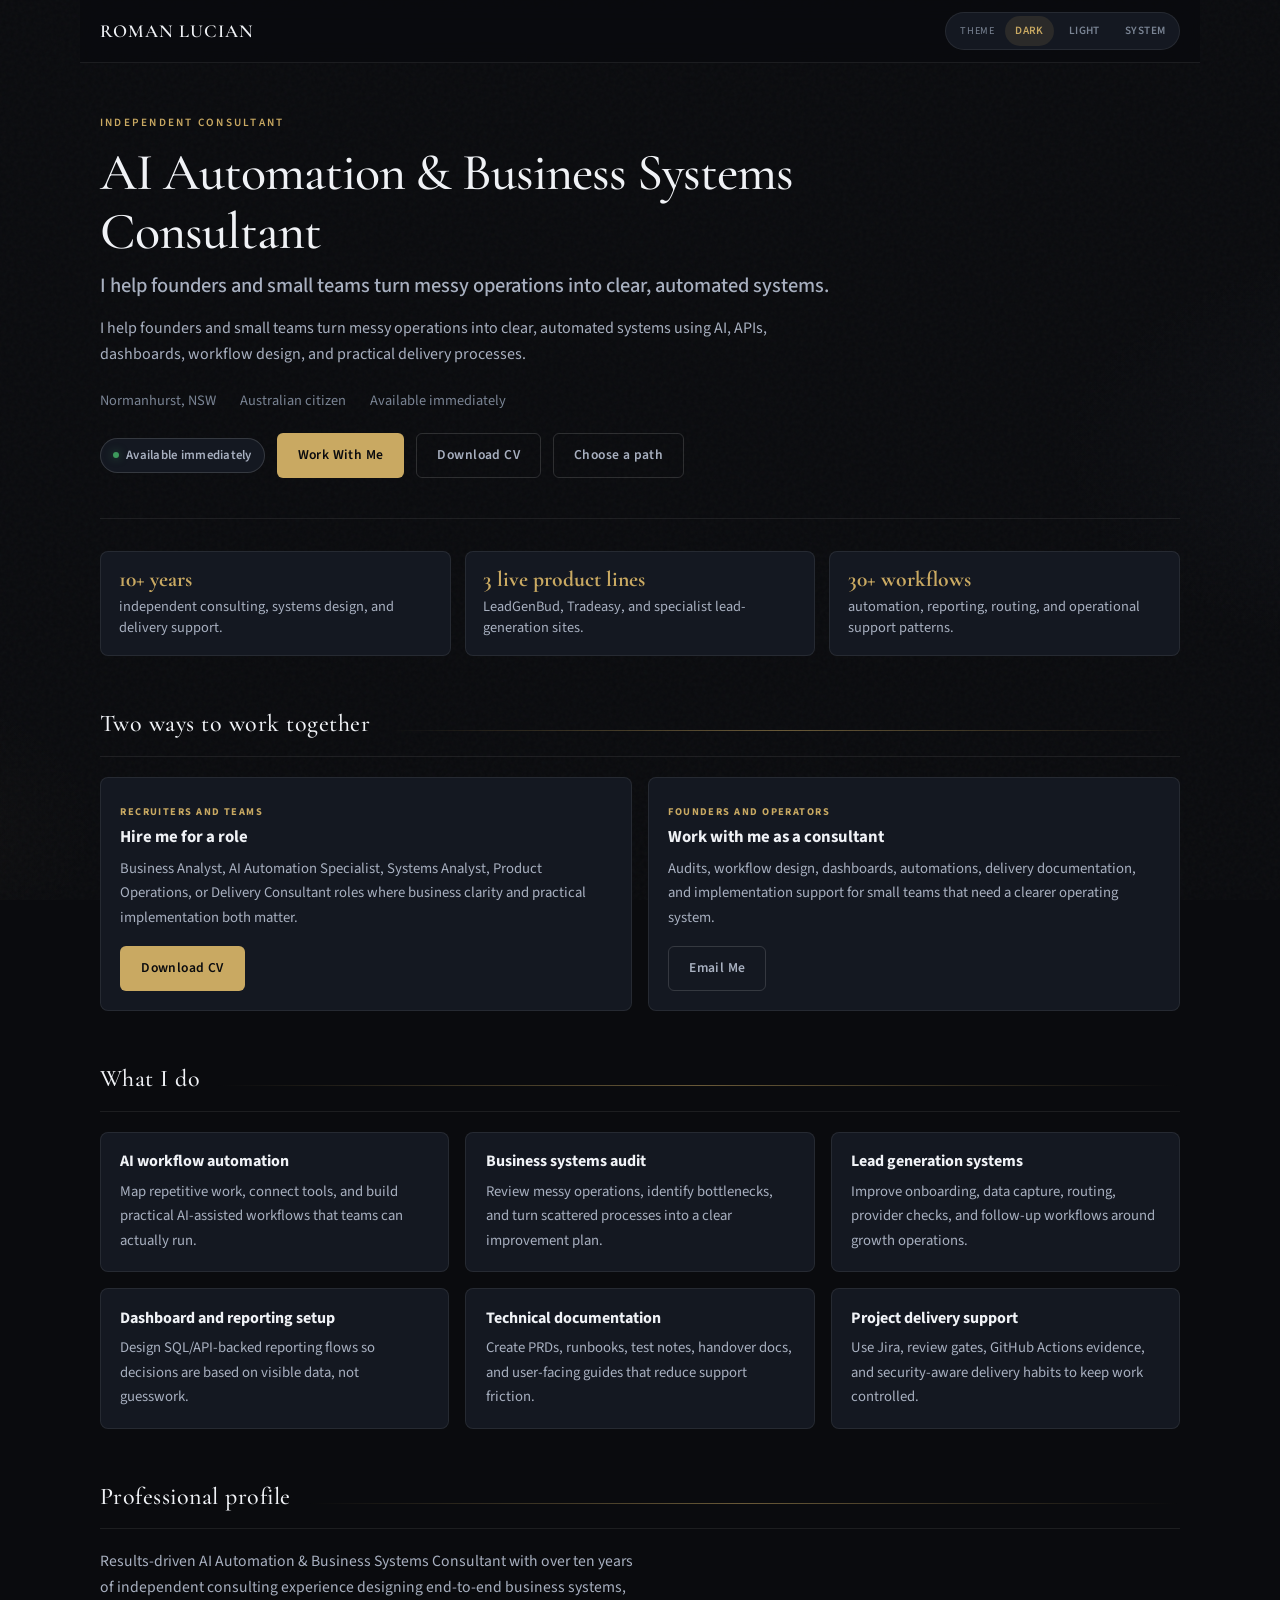
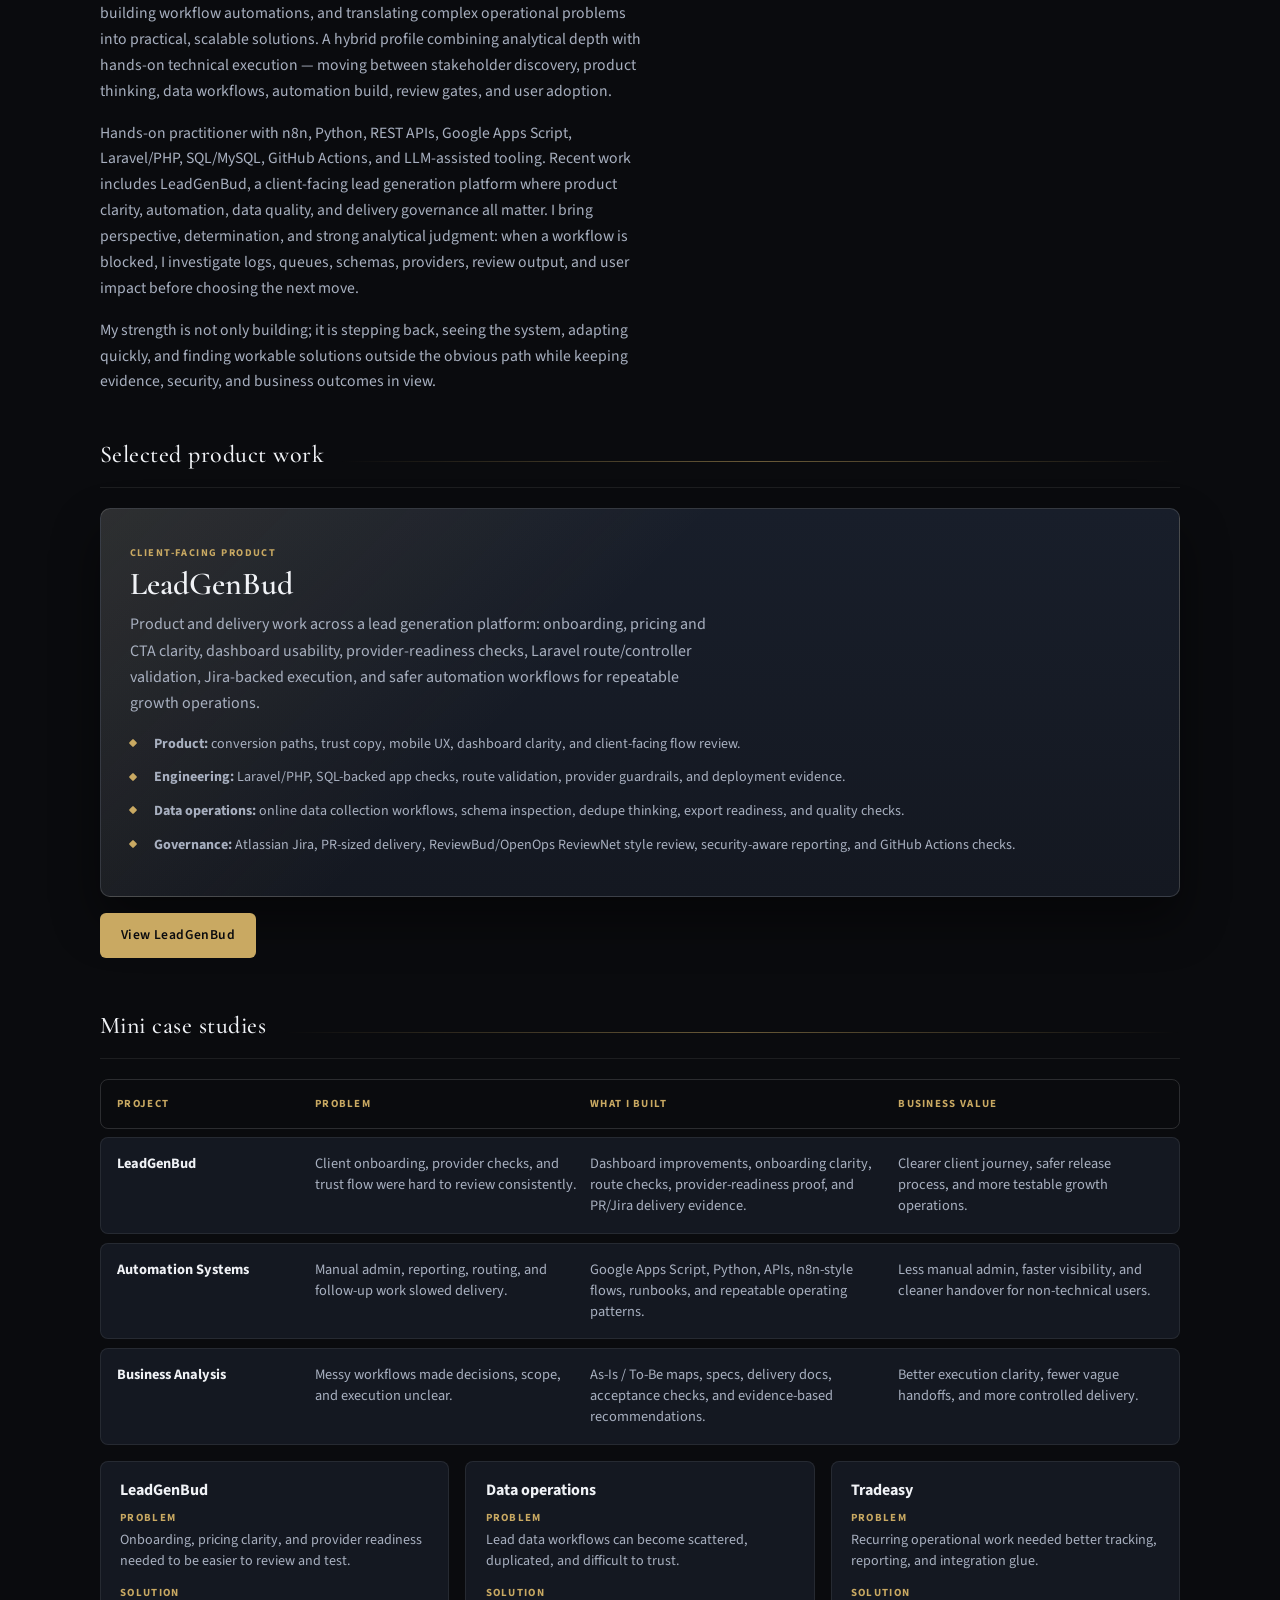
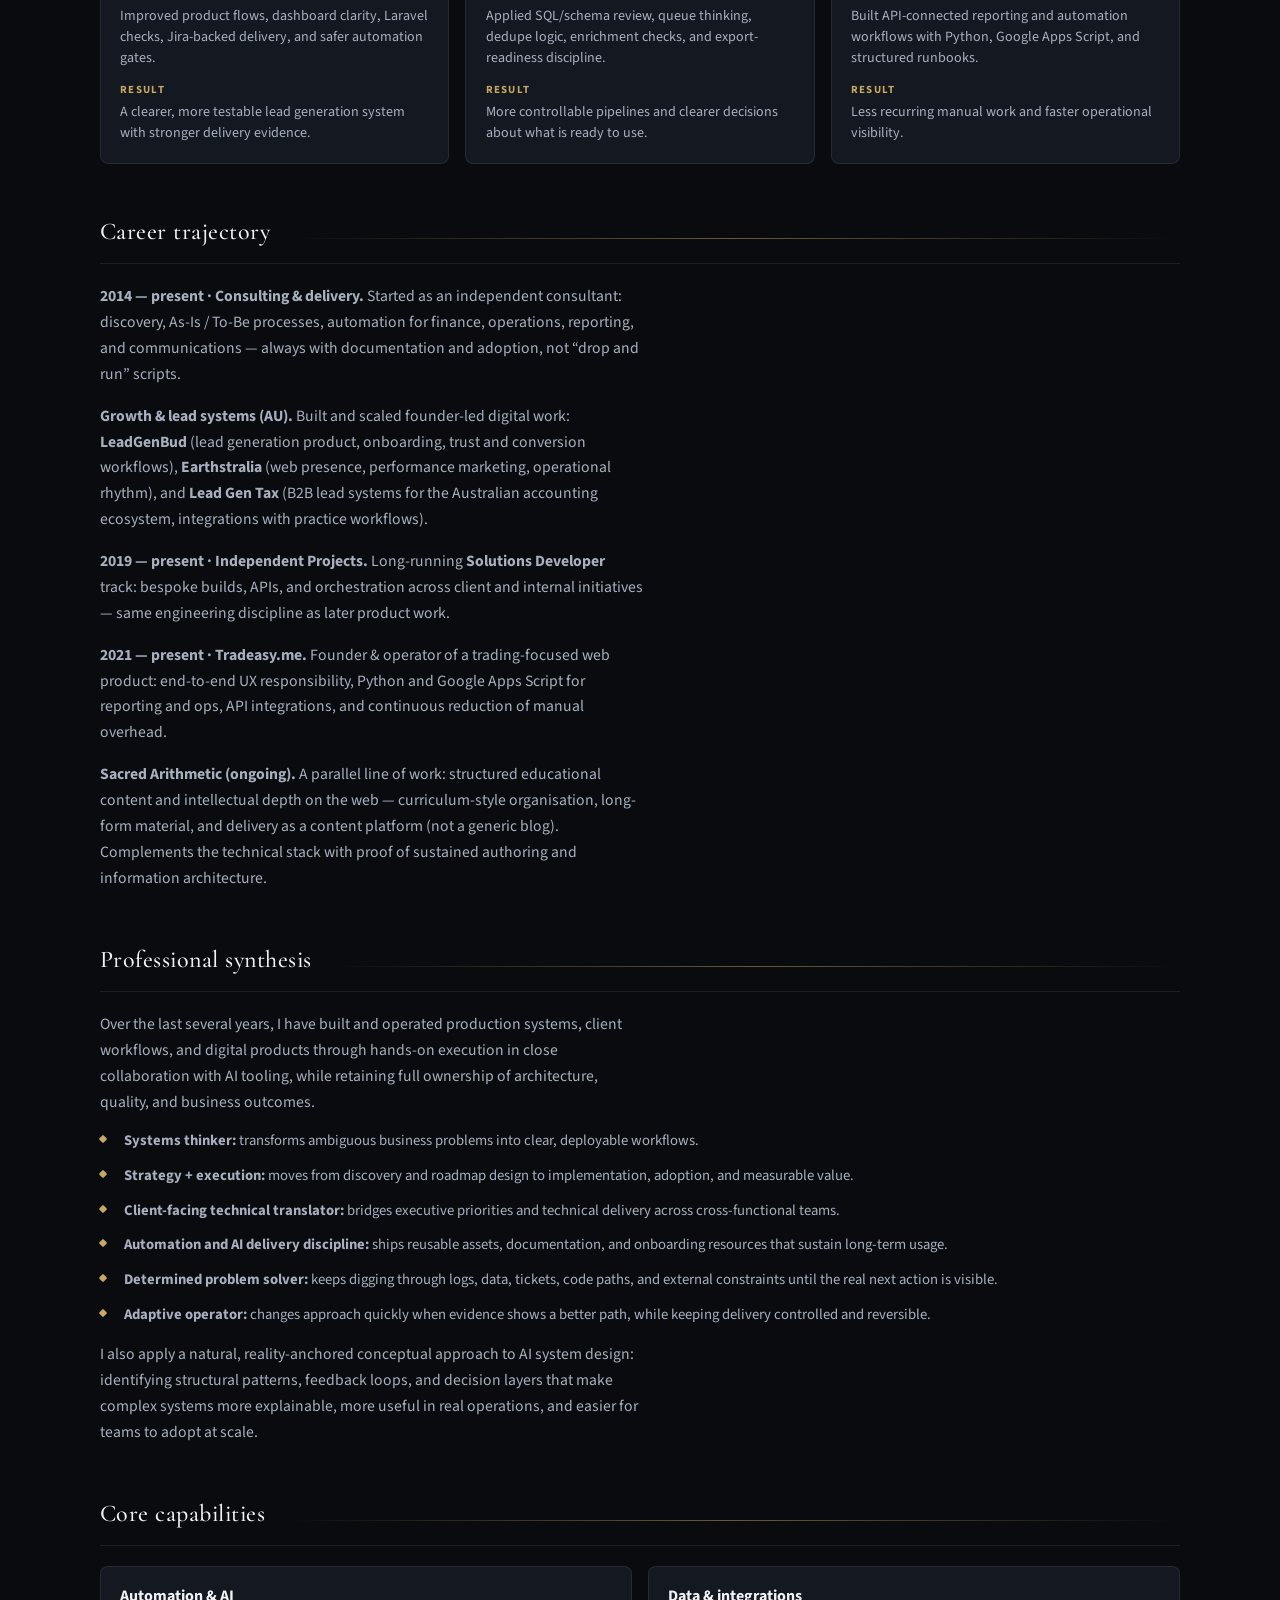
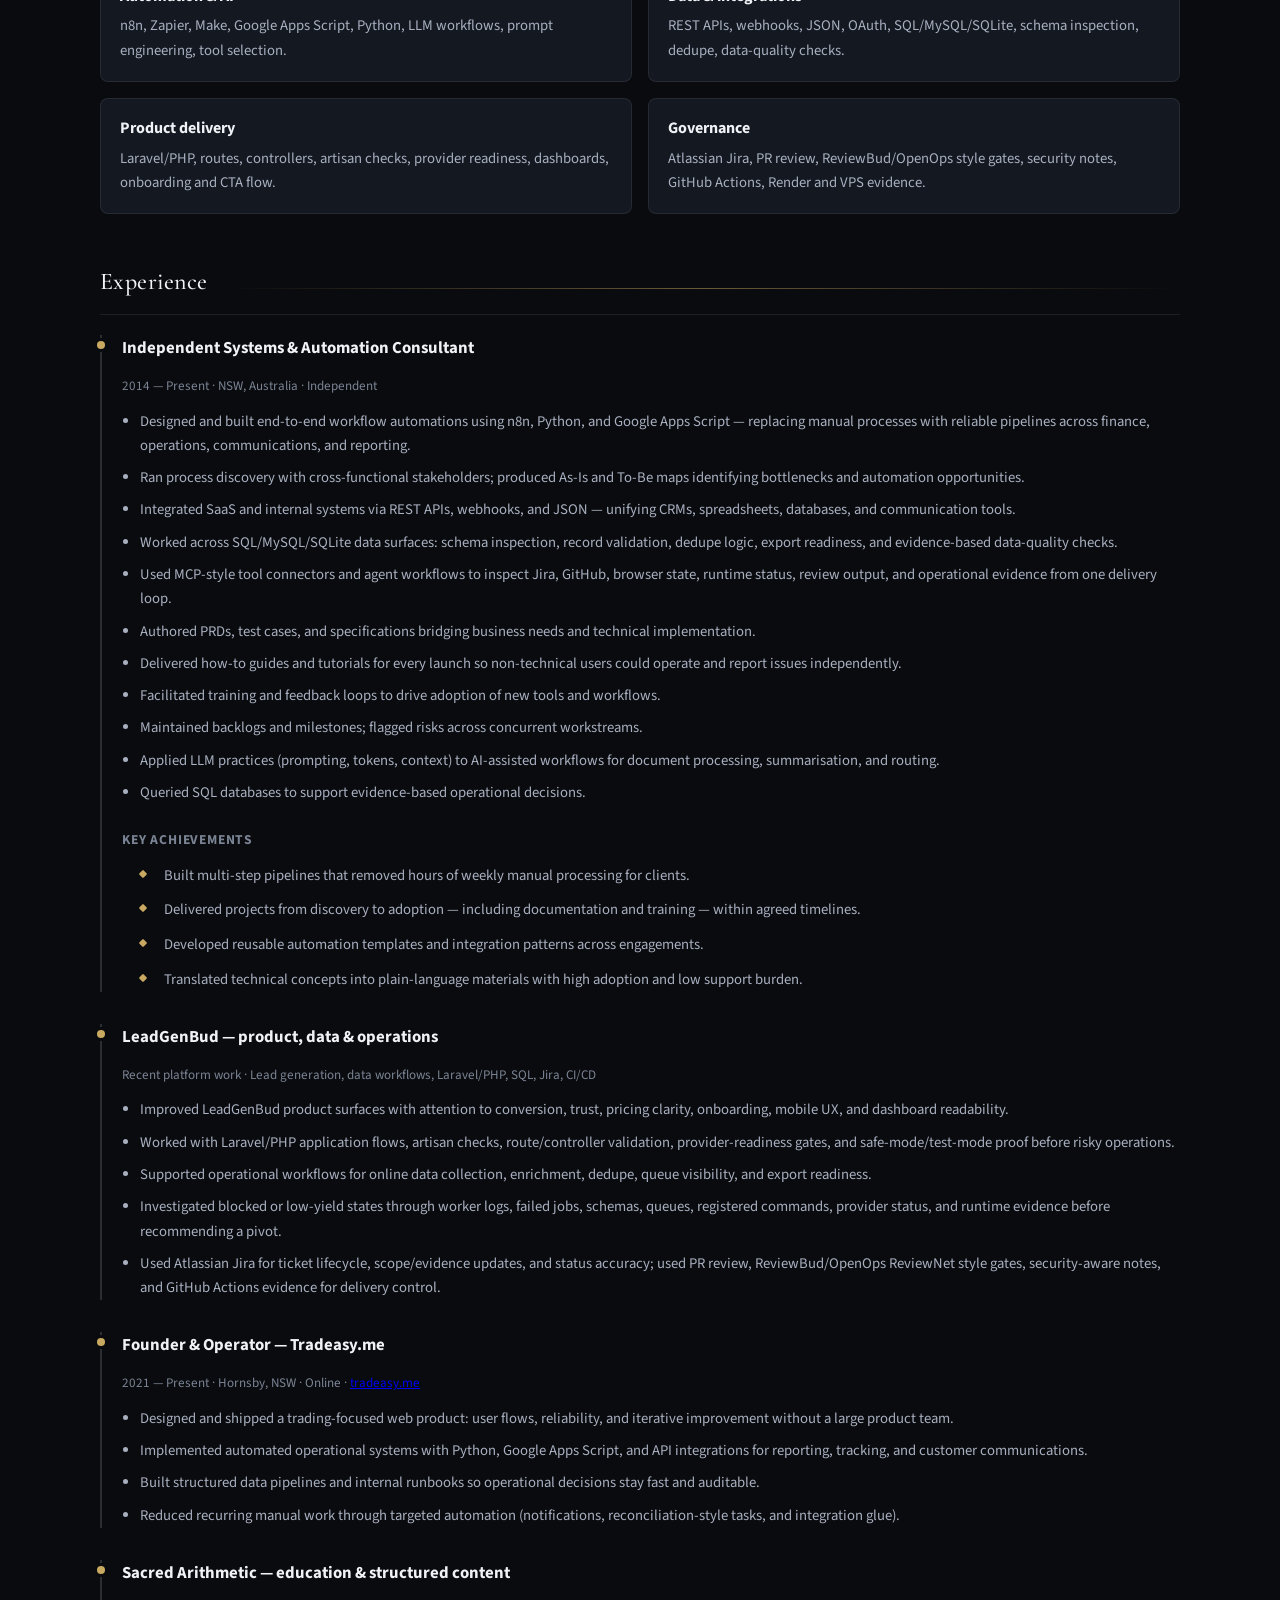
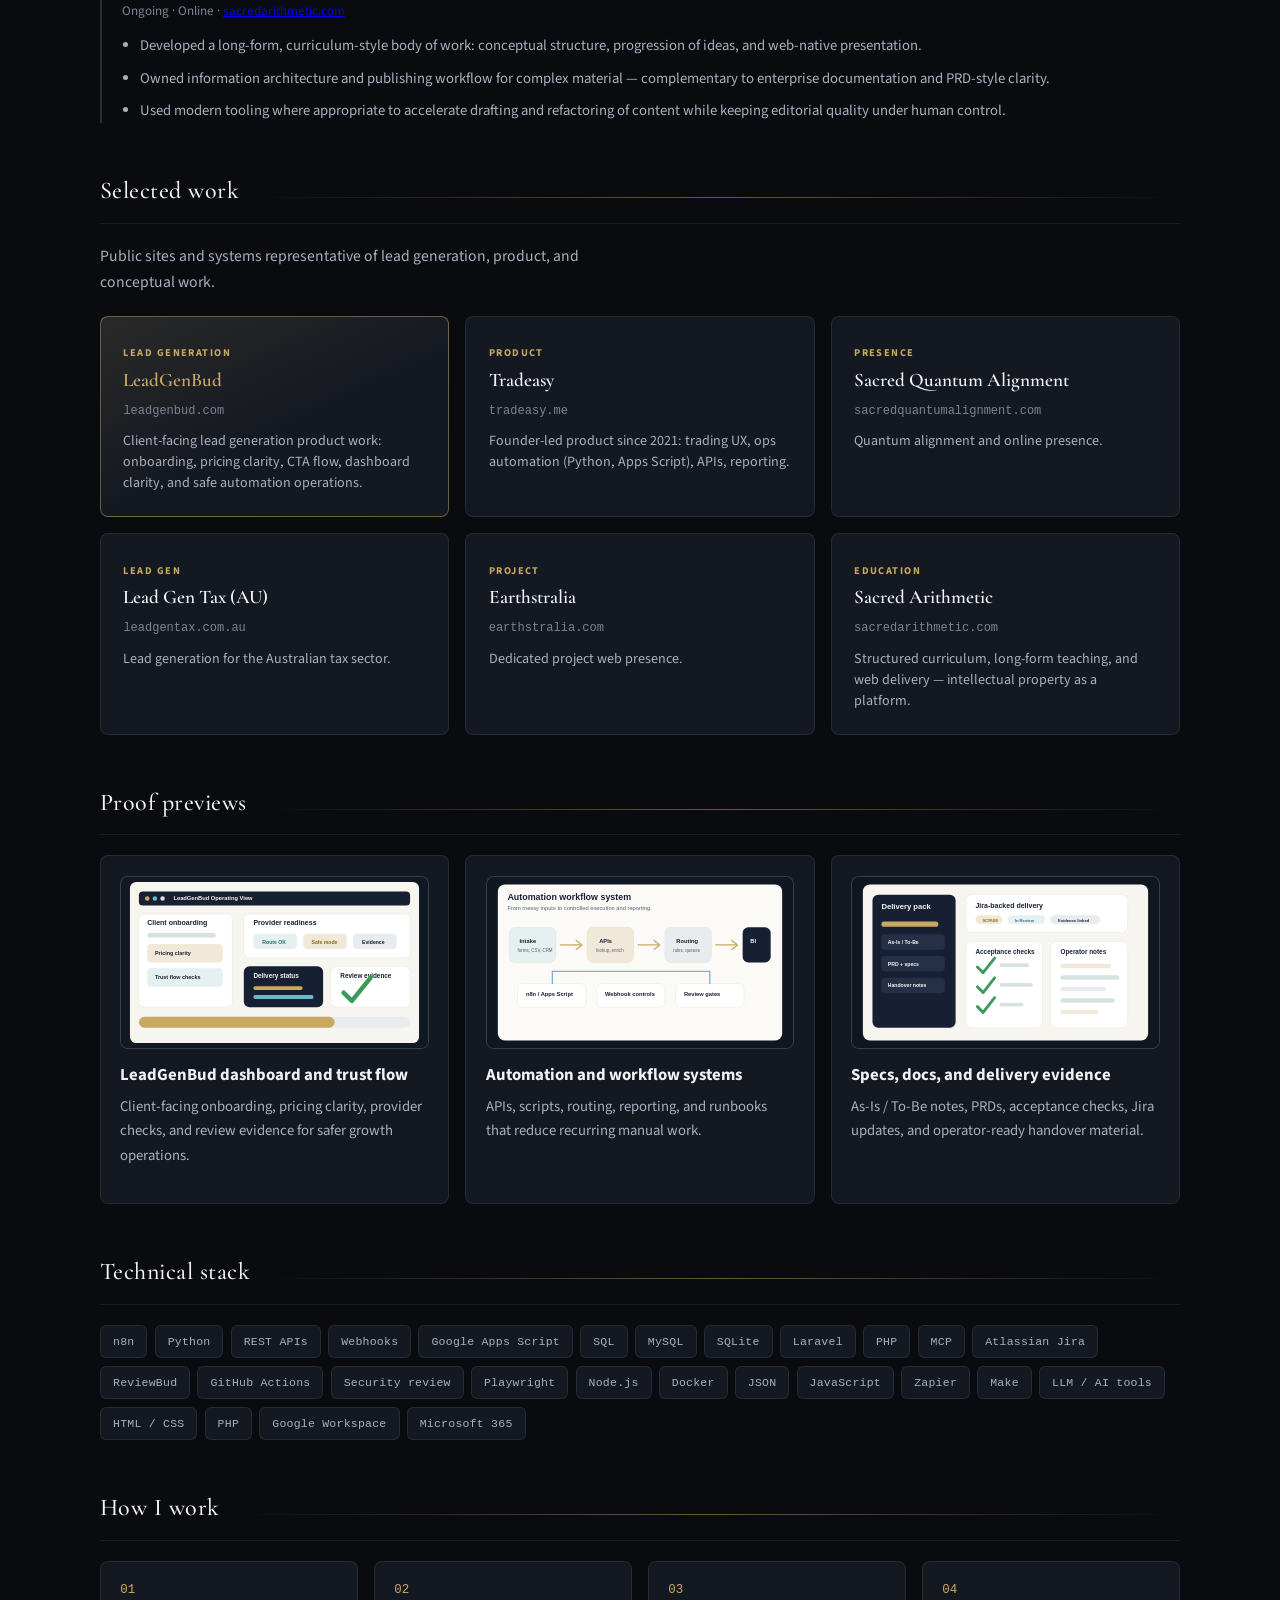
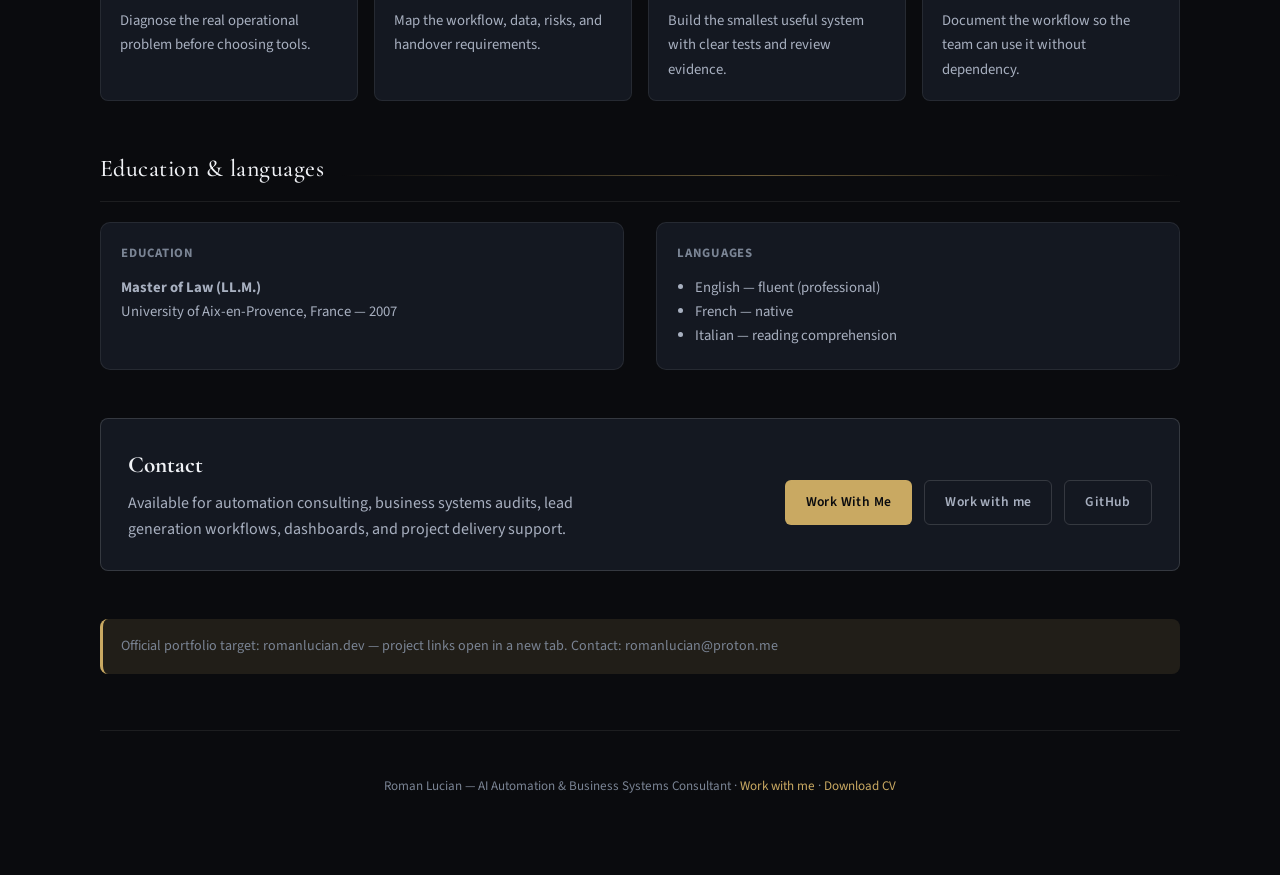
<file: index.html>
<!DOCTYPE html>
<html lang="en">
<head>
  <meta charset="UTF-8" />
  <meta name="viewport" content="width=device-width, initial-scale=1" />
  <meta name="description" content="Roman Lucian — AI Automation & Business Systems Consultant helping founders and small teams turn messy operations into clear, automated systems." />
  <link rel="canonical" href="https://romanlucian.dev/" />
  <meta property="og:title" content="Roman Lucian — AI Automation &amp; Business Systems Consultant" />
  <meta property="og:description" content="I help founders and small teams turn messy operations into clear, automated systems using AI, APIs, dashboards, workflow design, and practical delivery processes." />
  <meta property="og:type" content="website" />
  <meta property="og:url" content="https://romanlucian.dev/" />
  <meta property="og:image" content="https://romanlucian.dev/static/og-portfolio.png" />
  <meta name="twitter:card" content="summary_large_image" />
  <meta name="twitter:title" content="Roman Lucian — AI Automation &amp; Business Systems Consultant" />
  <meta name="twitter:description" content="Clear automated systems for founders, operators, recruiters, and consulting clients." />
  <title>AI Automation &amp; Business Systems Consultant — Portfolio</title>
  <script>
    if (window.location.hostname === "portefolio-3ooy.onrender.com") {
      window.location.replace("https://portfolio.leadgenbud.com" + window.location.pathname + window.location.search + window.location.hash);
    }
  </script>
  <link rel="preconnect" href="https://fonts.googleapis.com" />
  <link rel="preconnect" href="https://fonts.gstatic.com" crossorigin />
  <link href="https://fonts.googleapis.com/css2?family=Cormorant+Garamond:ital,wght@0,500;0,600;0,700;1,500&family=Source+Sans+3:ital,wght@0,400;0,600;0,700;1,400&display=swap" rel="stylesheet" />
  <link rel="stylesheet" href="static/style.css" />
  <script>
    (function () {
      var k = "portfolio-theme";
      var t = localStorage.getItem(k) || "dark";
      if (t === "auto") {
        t = window.matchMedia("(prefers-color-scheme: dark)").matches ? "dark" : "light";
      }
      document.documentElement.setAttribute("data-theme", t);
    })();
  </script>
  <script src="static/theme.js" defer></script>
</head>
<body>
  <div class="bg-ambient" aria-hidden="true"></div>

  <header class="top-bar">
    <a class="brand-mark" href="#">Roman Lucian</a>
    <div class="theme-group" role="group" aria-label="Theme">
      <span aria-hidden="true">Theme</span>
      <button type="button" class="theme-btn" data-theme-btn="dark" aria-pressed="true">Dark</button>
      <button type="button" class="theme-btn" data-theme-btn="light" aria-pressed="false">Light</button>
      <button type="button" class="theme-btn" data-theme-btn="auto" aria-pressed="false">System</button>
    </div>
  </header>

  <div class="wrap">
    <section class="hero" aria-labelledby="hero-title">
      <div class="hero-inner">
        <p class="hero-eyebrow">Independent consultant</p>
        <h1 id="hero-title">AI Automation &amp; Business Systems Consultant</h1>
        <p class="hero-role">I help founders and small teams turn messy operations into clear, automated systems.</p>
        <p class="hero-value">
          I help founders and small teams turn messy operations into clear, automated systems using AI, APIs, dashboards, workflow design, and practical delivery processes.
        </p>
        <div class="hero-meta">
          <span>Normanhurst, NSW</span>
          <span>Australian citizen</span>
          <span>Available immediately</span>
        </div>
        <div class="hero-actions">
          <span class="status-pill">Available immediately</span>
          <a class="btn btn-primary" href="mailto:romanlucian@proton.me?subject=Work%20with%20Roman%20Lucian">Work With Me</a>
          <a class="btn btn-ghost" href="Roman-Lucian-CV.pdf" download>Download CV</a>
          <a class="btn btn-ghost" href="#paths">Choose a path</a>
        </div>
      </div>
    </section>

    <section class="section proof-strip" aria-label="Results snapshot">
      <div>
        <strong>10+ years</strong>
        <span>independent consulting, systems design, and delivery support.</span>
      </div>
      <div>
        <strong>3 live product lines</strong>
        <span>LeadGenBud, Tradeasy, and specialist lead-generation sites.</span>
      </div>
      <div>
        <strong>30+ workflows</strong>
        <span>automation, reporting, routing, and operational support patterns.</span>
      </div>
    </section>

    <section class="section path-section" id="paths" aria-labelledby="paths-heading">
      <div class="section-head">
        <h2 id="paths-heading">Two ways to work together</h2>
        <div class="section-line" aria-hidden="true"></div>
      </div>
      <div class="path-grid">
        <article class="path-card">
          <span class="card-kicker">Recruiters and teams</span>
          <h3>Hire me for a role</h3>
          <p>Business Analyst, AI Automation Specialist, Systems Analyst, Product Operations, or Delivery Consultant roles where business clarity and practical implementation both matter.</p>
          <a class="btn btn-primary" href="Roman-Lucian-CV.pdf" download>Download CV</a>
        </article>
        <article class="path-card">
          <span class="card-kicker">Founders and operators</span>
          <h3>Work with me as a consultant</h3>
          <p>Audits, workflow design, dashboards, automations, delivery documentation, and implementation support for small teams that need a clearer operating system.</p>
          <a class="btn btn-ghost" href="mailto:romanlucian@proton.me?subject=Consulting%20project%20with%20Roman">Email Me</a>
        </article>
      </div>
    </section>

    <section class="section" aria-labelledby="what-heading">
      <div class="section-head">
        <h2 id="what-heading">What I do</h2>
        <div class="section-line" aria-hidden="true"></div>
      </div>
      <div class="service-grid">
        <div class="service-card">
          <h3>AI workflow automation</h3>
          <p>Map repetitive work, connect tools, and build practical AI-assisted workflows that teams can actually run.</p>
        </div>
        <div class="service-card">
          <h3>Business systems audit</h3>
          <p>Review messy operations, identify bottlenecks, and turn scattered processes into a clear improvement plan.</p>
        </div>
        <div class="service-card">
          <h3>Lead generation systems</h3>
          <p>Improve onboarding, data capture, routing, provider checks, and follow-up workflows around growth operations.</p>
        </div>
        <div class="service-card">
          <h3>Dashboard and reporting setup</h3>
          <p>Design SQL/API-backed reporting flows so decisions are based on visible data, not guesswork.</p>
        </div>
        <div class="service-card">
          <h3>Technical documentation</h3>
          <p>Create PRDs, runbooks, test notes, handover docs, and user-facing guides that reduce support friction.</p>
        </div>
        <div class="service-card">
          <h3>Project delivery support</h3>
          <p>Use Jira, review gates, GitHub Actions evidence, and security-aware delivery habits to keep work controlled.</p>
        </div>
      </div>
    </section>

    <section class="section" aria-labelledby="profile-heading">
      <div class="section-head">
        <h2 id="profile-heading">Professional profile</h2>
        <div class="section-line" aria-hidden="true"></div>
      </div>
      <div class="prose">
        <p>
          Results-driven AI Automation &amp; Business Systems Consultant with over ten years of independent consulting experience designing end-to-end business systems, building workflow automations, and translating complex operational problems into practical, scalable solutions. A hybrid profile combining analytical depth with hands-on technical execution — moving between stakeholder discovery, product thinking, data workflows, automation build, review gates, and user adoption.
        </p>
        <p>
          Hands-on practitioner with n8n, Python, REST APIs, Google Apps Script, Laravel/PHP, SQL/MySQL, GitHub Actions, and LLM-assisted tooling. Recent work includes LeadGenBud, a client-facing lead generation platform where product clarity, automation, data quality, and delivery governance all matter. I bring perspective, determination, and strong analytical judgment: when a workflow is blocked, I investigate logs, queues, schemas, providers, review output, and user impact before choosing the next move.
        </p>
        <p>
          My strength is not only building; it is stepping back, seeing the system, adapting quickly, and finding workable solutions outside the obvious path while keeping evidence, security, and business outcomes in view.
        </p>
      </div>
    </section>

    <section class="section feature-section" aria-labelledby="lead-platforms-heading">
      <div class="section-head">
        <h2 id="lead-platforms-heading">Selected product work</h2>
        <div class="section-line" aria-hidden="true"></div>
      </div>
      <div class="feature-panel">
        <div>
          <span class="card-kicker">Client-facing product</span>
          <h3>LeadGenBud</h3>
          <p>
            Product and delivery work across a lead generation platform: onboarding, pricing and CTA clarity, dashboard usability, provider-readiness checks, Laravel route/controller validation, Jira-backed execution, and safer automation workflows for repeatable growth operations.
          </p>
          <ul class="check-list compact-list">
            <li><strong>Product:</strong> conversion paths, trust copy, mobile UX, dashboard clarity, and client-facing flow review.</li>
            <li><strong>Engineering:</strong> Laravel/PHP, SQL-backed app checks, route validation, provider guardrails, and deployment evidence.</li>
            <li><strong>Data operations:</strong> online data collection workflows, schema inspection, dedupe thinking, export readiness, and quality checks.</li>
            <li><strong>Governance:</strong> Atlassian Jira, PR-sized delivery, ReviewBud/OpenOps ReviewNet style review, security-aware reporting, and GitHub Actions checks.</li>
          </ul>
        </div>
      </div>
      <div class="feature-actions">
        <a class="btn btn-primary" href="https://www.leadgenbud.com/" target="_blank" rel="noopener noreferrer">View LeadGenBud</a>
      </div>
    </section>

    <section class="section" aria-labelledby="case-heading">
      <div class="section-head">
        <h2 id="case-heading">Mini case studies</h2>
        <div class="section-line" aria-hidden="true"></div>
      </div>
      <div class="case-table" role="table" aria-label="Mini case studies">
        <div class="case-row case-header" role="row">
          <span role="columnheader">Project</span>
          <span role="columnheader">Problem</span>
          <span role="columnheader">What I built</span>
          <span role="columnheader">Business value</span>
        </div>
        <article class="case-row" role="row">
          <strong role="cell">LeadGenBud</strong>
          <span role="cell">Client onboarding, provider checks, and trust flow were hard to review consistently.</span>
          <span role="cell">Dashboard improvements, onboarding clarity, route checks, provider-readiness proof, and PR/Jira delivery evidence.</span>
          <span role="cell">Clearer client journey, safer release process, and more testable growth operations.</span>
        </article>
        <article class="case-row" role="row">
          <strong role="cell">Automation Systems</strong>
          <span role="cell">Manual admin, reporting, routing, and follow-up work slowed delivery.</span>
          <span role="cell">Google Apps Script, Python, APIs, n8n-style flows, runbooks, and repeatable operating patterns.</span>
          <span role="cell">Less manual admin, faster visibility, and cleaner handover for non-technical users.</span>
        </article>
        <article class="case-row" role="row">
          <strong role="cell">Business Analysis</strong>
          <span role="cell">Messy workflows made decisions, scope, and execution unclear.</span>
          <span role="cell">As-Is / To-Be maps, specs, delivery docs, acceptance checks, and evidence-based recommendations.</span>
          <span role="cell">Better execution clarity, fewer vague handoffs, and more controlled delivery.</span>
        </article>
      </div>
      <div class="case-grid">
        <article class="case-card">
          <h3>LeadGenBud</h3>
          <dl>
            <div><dt>Problem</dt><dd>Onboarding, pricing clarity, and provider readiness needed to be easier to review and test.</dd></div>
            <div><dt>Solution</dt><dd>Improved product flows, dashboard clarity, Laravel checks, Jira-backed delivery, and safer automation gates.</dd></div>
            <div><dt>Result</dt><dd>A clearer, more testable lead generation system with stronger delivery evidence.</dd></div>
          </dl>
        </article>
        <article class="case-card">
          <h3>Data operations</h3>
          <dl>
            <div><dt>Problem</dt><dd>Lead data workflows can become scattered, duplicated, and difficult to trust.</dd></div>
            <div><dt>Solution</dt><dd>Applied SQL/schema review, queue thinking, dedupe logic, enrichment checks, and export-readiness discipline.</dd></div>
            <div><dt>Result</dt><dd>More controllable pipelines and clearer decisions about what is ready to use.</dd></div>
          </dl>
        </article>
        <article class="case-card">
          <h3>Tradeasy</h3>
          <dl>
            <div><dt>Problem</dt><dd>Recurring operational work needed better tracking, reporting, and integration glue.</dd></div>
            <div><dt>Solution</dt><dd>Built API-connected reporting and automation workflows with Python, Google Apps Script, and structured runbooks.</dd></div>
            <div><dt>Result</dt><dd>Less recurring manual work and faster operational visibility.</dd></div>
          </dl>
        </article>
      </div>
    </section>

    <section class="section" aria-labelledby="trajectory-heading">
      <div class="section-head">
        <h2 id="trajectory-heading">Career trajectory</h2>
        <div class="section-line" aria-hidden="true"></div>
      </div>
      <div class="prose">
        <p>
          <strong>2014 — present · Consulting &amp; delivery.</strong> Started as an independent consultant: discovery, As-Is / To-Be processes, automation for finance, operations, reporting, and communications — always with documentation and adoption, not “drop and run” scripts.
        </p>
        <p>
          <strong>Growth &amp; lead systems (AU).</strong> Built and scaled founder-led digital work: <strong>LeadGenBud</strong> (lead generation product, onboarding, trust and conversion workflows), <strong>Earthstralia</strong> (web presence, performance marketing, operational rhythm), and <strong>Lead Gen Tax</strong> (B2B lead systems for the Australian accounting ecosystem, integrations with practice workflows).
        </p>
        <p>
          <strong>2019 — present · Independent Projects.</strong> Long-running <strong>Solutions Developer</strong> track: bespoke builds, APIs, and orchestration across client and internal initiatives — same engineering discipline as later product work.
        </p>
        <p>
          <strong>2021 — present · Tradeasy.me.</strong> Founder &amp; operator of a trading-focused web product: end-to-end UX responsibility, Python and Google Apps Script for reporting and ops, API integrations, and continuous reduction of manual overhead.
        </p>
        <p>
          <strong>Sacred Arithmetic (ongoing).</strong> A parallel line of work: structured educational content and intellectual depth on the web — curriculum-style organisation, long-form material, and delivery as a content platform (not a generic blog). Complements the technical stack with proof of sustained authoring and information architecture.
        </p>
      </div>
    </section>

    <section class="section" aria-labelledby="synthesis-heading">
      <div class="section-head">
        <h2 id="synthesis-heading">Professional synthesis</h2>
        <div class="section-line" aria-hidden="true"></div>
      </div>
      <div class="prose">
        <p>
          Over the last several years, I have built and operated production systems, client workflows, and digital products through hands-on execution in close collaboration with AI tooling, while retaining full ownership of architecture, quality, and business outcomes.
        </p>
      </div>
      <ul class="check-list" style="margin-top: 0.85rem;">
        <li><strong>Systems thinker:</strong> transforms ambiguous business problems into clear, deployable workflows.</li>
        <li><strong>Strategy + execution:</strong> moves from discovery and roadmap design to implementation, adoption, and measurable value.</li>
        <li><strong>Client-facing technical translator:</strong> bridges executive priorities and technical delivery across cross-functional teams.</li>
        <li><strong>Automation and AI delivery discipline:</strong> ships reusable assets, documentation, and onboarding resources that sustain long-term usage.</li>
        <li><strong>Determined problem solver:</strong> keeps digging through logs, data, tickets, code paths, and external constraints until the real next action is visible.</li>
        <li><strong>Adaptive operator:</strong> changes approach quickly when evidence shows a better path, while keeping delivery controlled and reversible.</li>
      </ul>
      <div class="prose" style="margin-top: 0.95rem;">
        <p>
          I also apply a natural, reality-anchored conceptual approach to AI system design: identifying structural patterns, feedback loops, and decision layers that make complex systems more explainable, more useful in real operations, and easier for teams to adopt at scale.
        </p>
      </div>
    </section>

    <section class="section" aria-labelledby="caps-heading">
      <div class="section-head">
        <h2 id="caps-heading">Core capabilities</h2>
        <div class="section-line" aria-hidden="true"></div>
      </div>
      <div class="capability-grid">
        <div class="capability-card">
          <h3>Automation &amp; AI</h3>
          <p>n8n, Zapier, Make, Google Apps Script, Python, LLM workflows, prompt engineering, tool selection.</p>
        </div>
        <div class="capability-card">
          <h3>Data &amp; integrations</h3>
          <p>REST APIs, webhooks, JSON, OAuth, SQL/MySQL/SQLite, schema inspection, dedupe, data-quality checks.</p>
        </div>
        <div class="capability-card">
          <h3>Product delivery</h3>
          <p>Laravel/PHP, routes, controllers, artisan checks, provider readiness, dashboards, onboarding and CTA flow.</p>
        </div>
        <div class="capability-card">
          <h3>Governance</h3>
          <p>Atlassian Jira, PR review, ReviewBud/OpenOps style gates, security notes, GitHub Actions, Render and VPS evidence.</p>
        </div>
      </div>
    </section>

    <section class="section" aria-labelledby="exp-heading">
      <div class="section-head">
        <h2 id="exp-heading">Experience</h2>
        <div class="section-line" aria-hidden="true"></div>
      </div>
      <div class="timeline">
        <div class="timeline-block">
          <h3 class="timeline-title">Independent Systems &amp; Automation Consultant</h3>
          <p class="timeline-meta">2014 — Present · NSW, Australia · Independent</p>
          <ul>
            <li>Designed and built end-to-end workflow automations using n8n, Python, and Google Apps Script — replacing manual processes with reliable pipelines across finance, operations, communications, and reporting.</li>
            <li>Ran process discovery with cross-functional stakeholders; produced As-Is and To-Be maps identifying bottlenecks and automation opportunities.</li>
            <li>Integrated SaaS and internal systems via REST APIs, webhooks, and JSON — unifying CRMs, spreadsheets, databases, and communication tools.</li>
            <li>Worked across SQL/MySQL/SQLite data surfaces: schema inspection, record validation, dedupe logic, export readiness, and evidence-based data-quality checks.</li>
            <li>Used MCP-style tool connectors and agent workflows to inspect Jira, GitHub, browser state, runtime status, review output, and operational evidence from one delivery loop.</li>
            <li>Authored PRDs, test cases, and specifications bridging business needs and technical implementation.</li>
            <li>Delivered how-to guides and tutorials for every launch so non-technical users could operate and report issues independently.</li>
            <li>Facilitated training and feedback loops to drive adoption of new tools and workflows.</li>
            <li>Maintained backlogs and milestones; flagged risks across concurrent workstreams.</li>
            <li>Applied LLM practices (prompting, tokens, context) to AI-assisted workflows for document processing, summarisation, and routing.</li>
            <li>Queried SQL databases to support evidence-based operational decisions.</li>
          </ul>
          <p class="subheading">Key achievements</p>
          <ul class="check-list">
            <li>Built multi-step pipelines that removed hours of weekly manual processing for clients.</li>
            <li>Delivered projects from discovery to adoption — including documentation and training — within agreed timelines.</li>
            <li>Developed reusable automation templates and integration patterns across engagements.</li>
            <li>Translated technical concepts into plain-language materials with high adoption and low support burden.</li>
          </ul>
        </div>
        <div class="timeline-block">
          <h3 class="timeline-title">LeadGenBud — product, data &amp; operations</h3>
          <p class="timeline-meta">Recent platform work · Lead generation, data workflows, Laravel/PHP, SQL, Jira, CI/CD</p>
          <ul>
            <li>Improved LeadGenBud product surfaces with attention to conversion, trust, pricing clarity, onboarding, mobile UX, and dashboard readability.</li>
            <li>Worked with Laravel/PHP application flows, artisan checks, route/controller validation, provider-readiness gates, and safe-mode/test-mode proof before risky operations.</li>
            <li>Supported operational workflows for online data collection, enrichment, dedupe, queue visibility, and export readiness.</li>
            <li>Investigated blocked or low-yield states through worker logs, failed jobs, schemas, queues, registered commands, provider status, and runtime evidence before recommending a pivot.</li>
            <li>Used Atlassian Jira for ticket lifecycle, scope/evidence updates, and status accuracy; used PR review, ReviewBud/OpenOps ReviewNet style gates, security-aware notes, and GitHub Actions evidence for delivery control.</li>
          </ul>
        </div>
        <div class="timeline-block">
          <h3 class="timeline-title">Founder &amp; Operator — Tradeasy.me</h3>
          <p class="timeline-meta">2021 — Present · Hornsby, NSW · Online · <a href="https://tradeasy.me/" target="_blank" rel="noopener noreferrer">tradeasy.me</a></p>
          <ul>
            <li>Designed and shipped a trading-focused web product: user flows, reliability, and iterative improvement without a large product team.</li>
            <li>Implemented automated operational systems with Python, Google Apps Script, and API integrations for reporting, tracking, and customer communications.</li>
            <li>Built structured data pipelines and internal runbooks so operational decisions stay fast and auditable.</li>
            <li>Reduced recurring manual work through targeted automation (notifications, reconciliation-style tasks, and integration glue).</li>
          </ul>
        </div>
        <div class="timeline-block">
          <h3 class="timeline-title">Sacred Arithmetic — education &amp; structured content</h3>
          <p class="timeline-meta">Ongoing · Online · <a href="https://sacredarithmetic.com/" target="_blank" rel="noopener noreferrer">sacredarithmetic.com</a></p>
          <ul>
            <li>Developed a long-form, curriculum-style body of work: conceptual structure, progression of ideas, and web-native presentation.</li>
            <li>Owned information architecture and publishing workflow for complex material — complementary to enterprise documentation and PRD-style clarity.</li>
            <li>Used modern tooling where appropriate to accelerate drafting and refactoring of content while keeping editorial quality under human control.</li>
          </ul>
        </div>
      </div>
    </section>

    <section class="section" aria-labelledby="work-heading">
      <div class="section-head">
        <h2 id="work-heading">Selected work</h2>
        <div class="section-line" aria-hidden="true"></div>
      </div>
      <p class="prose" style="margin-bottom: 1.25rem;">Public sites and systems representative of lead generation, product, and conceptual work.</p>
      <div class="cards cols-3">
        <a class="card card-featured" href="https://www.leadgenbud.com/" target="_blank" rel="noopener noreferrer">
          <span class="card-kicker">Lead generation</span>
          <div class="card-title">LeadGenBud</div>
          <div class="card-url">leadgenbud.com</div>
          <p class="card-desc">Client-facing lead generation product work: onboarding, pricing clarity, CTA flow, dashboard clarity, and safe automation operations.</p>
        </a>
        <a class="card" href="https://tradeasy.me/" target="_blank" rel="noopener noreferrer">
          <span class="card-kicker">Product</span>
          <div class="card-title">Tradeasy</div>
          <div class="card-url">tradeasy.me</div>
          <p class="card-desc">Founder-led product since 2021: trading UX, ops automation (Python, Apps Script), APIs, reporting.</p>
        </a>
        <a class="card" href="https://sacredquantumalignment.com/" target="_blank" rel="noopener noreferrer">
          <span class="card-kicker">Presence</span>
          <div class="card-title">Sacred Quantum Alignment</div>
          <div class="card-url">sacredquantumalignment.com</div>
          <p class="card-desc">Quantum alignment and online presence.</p>
        </a>
        <a class="card" href="https://leadgentax.com.au/" target="_blank" rel="noopener noreferrer">
          <span class="card-kicker">Lead gen</span>
          <div class="card-title">Lead Gen Tax (AU)</div>
          <div class="card-url">leadgentax.com.au</div>
          <p class="card-desc">Lead generation for the Australian tax sector.</p>
        </a>
        <a class="card" href="https://earthstralia.com/" target="_blank" rel="noopener noreferrer">
          <span class="card-kicker">Project</span>
          <div class="card-title">Earthstralia</div>
          <div class="card-url">earthstralia.com</div>
          <p class="card-desc">Dedicated project web presence.</p>
        </a>
        <a class="card" href="https://sacredarithmetic.com/" target="_blank" rel="noopener noreferrer">
          <span class="card-kicker">Education</span>
          <div class="card-title">Sacred Arithmetic</div>
          <div class="card-url">sacredarithmetic.com</div>
          <p class="card-desc">Structured curriculum, long-form teaching, and web delivery — intellectual property as a platform.</p>
        </a>
      </div>
    </section>

    <section class="section" aria-labelledby="proof-heading">
      <div class="section-head">
        <h2 id="proof-heading">Proof previews</h2>
        <div class="section-line" aria-hidden="true"></div>
      </div>
      <div class="preview-grid">
        <article class="preview-card">
          <div class="preview-window">
            <img src="static/proof-leadgenbud.svg" alt="LeadGenBud dashboard preview with onboarding, trust checks, and delivery status panels" loading="lazy" />
          </div>
          <h3>LeadGenBud dashboard and trust flow</h3>
          <p>Client-facing onboarding, pricing clarity, provider checks, and review evidence for safer growth operations.</p>
        </article>
        <article class="preview-card">
          <div class="preview-window">
            <img src="static/proof-automation.svg" alt="Automation workflow preview showing intake, APIs, routing, reporting, and review checks" loading="lazy" />
          </div>
          <h3>Automation and workflow systems</h3>
          <p>APIs, scripts, routing, reporting, and runbooks that reduce recurring manual work.</p>
        </article>
        <article class="preview-card">
          <div class="preview-window">
            <img src="static/proof-delivery.svg" alt="Delivery evidence preview with Jira, acceptance checks, documentation, and handover notes" loading="lazy" />
          </div>
          <h3>Specs, docs, and delivery evidence</h3>
          <p>As-Is / To-Be notes, PRDs, acceptance checks, Jira updates, and operator-ready handover material.</p>
        </article>
      </div>
    </section>

    <section class="section" aria-labelledby="stack-heading">
      <div class="section-head">
        <h2 id="stack-heading">Technical stack</h2>
        <div class="section-line" aria-hidden="true"></div>
      </div>
      <div class="tech-strip">
        <span class="tag">n8n</span>
        <span class="tag">Python</span>
        <span class="tag">REST APIs</span>
        <span class="tag">Webhooks</span>
        <span class="tag">Google Apps Script</span>
        <span class="tag">SQL</span>
        <span class="tag">MySQL</span>
        <span class="tag">SQLite</span>
        <span class="tag">Laravel</span>
        <span class="tag">PHP</span>
        <span class="tag">MCP</span>
        <span class="tag">Atlassian Jira</span>
        <span class="tag">ReviewBud</span>
        <span class="tag">GitHub Actions</span>
        <span class="tag">Security review</span>
        <span class="tag">Playwright</span>
        <span class="tag">Node.js</span>
        <span class="tag">Docker</span>
        <span class="tag">JSON</span>
        <span class="tag">JavaScript</span>
        <span class="tag">Zapier</span>
        <span class="tag">Make</span>
        <span class="tag">LLM / AI tools</span>
        <span class="tag">HTML / CSS</span>
        <span class="tag">PHP</span>
        <span class="tag">Google Workspace</span>
        <span class="tag">Microsoft 365</span>
      </div>
    </section>

    <section class="section" aria-labelledby="how-heading">
      <div class="section-head">
        <h2 id="how-heading">How I work</h2>
        <div class="section-line" aria-hidden="true"></div>
      </div>
      <div class="process-grid">
        <div><span>01</span><p>Diagnose the real operational problem before choosing tools.</p></div>
        <div><span>02</span><p>Map the workflow, data, risks, and handover requirements.</p></div>
        <div><span>03</span><p>Build the smallest useful system with clear tests and review evidence.</p></div>
        <div><span>04</span><p>Document the workflow so the team can use it without dependency.</p></div>
      </div>
    </section>

    <section class="section" aria-labelledby="edu-heading">
      <div class="section-head">
        <h2 id="edu-heading">Education &amp; languages</h2>
        <div class="section-line" aria-hidden="true"></div>
      </div>
      <div class="grid-2">
        <div class="edu-card">
          <h3>Education</h3>
          <p><strong>Master of Law (LL.M.)</strong><br />University of Aix-en-Provence, France — 2007</p>
        </div>
        <div class="lang-card">
          <h3>Languages</h3>
          <ul>
            <li>English — fluent (professional)</li>
            <li>French — native</li>
            <li>Italian — reading comprehension</li>
          </ul>
        </div>
      </div>
    </section>

    <section class="section contact-panel" aria-labelledby="contact-heading">
      <div>
        <h2 id="contact-heading">Contact</h2>
        <p>Available for automation consulting, business systems audits, lead generation workflows, dashboards, and project delivery support.</p>
      </div>
      <div class="feature-actions">
        <a class="btn btn-primary" href="mailto:romanlucian@proton.me?subject=Work%20with%20Roman%20Lucian">Work With Me</a>
        <a class="btn btn-ghost" href="guide.html">Work with me</a>
        <a class="btn btn-ghost" href="https://github.com/Bumblebeezzz" target="_blank" rel="noopener noreferrer">GitHub</a>
      </div>
    </section>

    <p class="note">
      Official portfolio target: romanlucian.dev — project links open in a new tab. Contact: romanlucian@proton.me
    </p>

    <footer class="site-footer">
      <p>Roman Lucian — AI Automation &amp; Business Systems Consultant · <a href="guide.html">Work with me</a> · <a href="Roman-Lucian-CV.pdf" download>Download CV</a></p>
    </footer>
  </div>
</body>
</html>
</file>
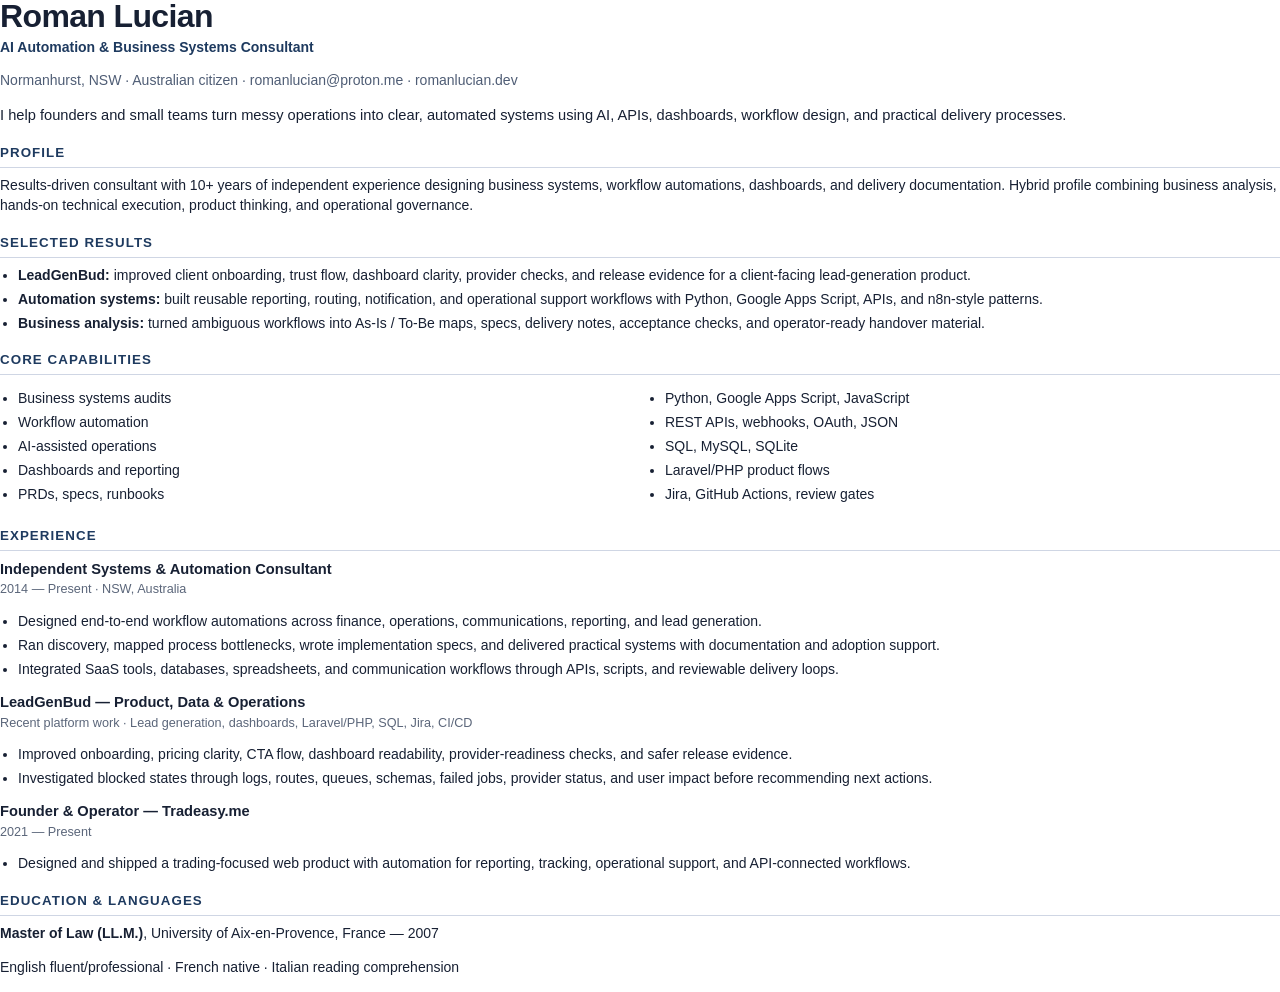
<file: cv.html>
<!DOCTYPE html>
<html lang="en">
<head>
  <meta charset="UTF-8" />
  <meta name="viewport" content="width=device-width, initial-scale=1" />
  <title>Roman Lucian — AI Automation &amp; Business Systems Consultant</title>
  <script>
    if (window.location.hostname === "portefolio-3ooy.onrender.com") {
      window.location.replace("https://portfolio.leadgenbud.com" + window.location.pathname + window.location.search + window.location.hash);
    }
  </script>
  <style>
    @page { size: A4; margin: 18mm; }
    body {
      margin: 0;
      color: #172033;
      font-family: Arial, Helvetica, sans-serif;
      font-size: 10.5pt;
      line-height: 1.42;
    }
    h1, h2, h3, p { margin-top: 0; }
    h1 {
      margin-bottom: 4px;
      font-size: 24pt;
      line-height: 1.05;
      letter-spacing: -0.02em;
    }
    h2 {
      margin: 18px 0 8px;
      padding-bottom: 4px;
      border-bottom: 1px solid #cfd6e4;
      color: #1e3a5f;
      font-size: 10pt;
      letter-spacing: 0.08em;
      text-transform: uppercase;
    }
    h3 {
      margin-bottom: 2px;
      font-size: 11pt;
    }
    ul { margin: 6px 0 0 18px; padding: 0; }
    li { margin-bottom: 4px; }
    .meta {
      margin-bottom: 14px;
      color: #4f5d75;
    }
    .summary {
      margin-bottom: 12px;
      font-size: 11pt;
    }
    .grid {
      display: grid;
      grid-template-columns: 1fr 1fr;
      gap: 14px;
    }
    .role {
      margin-bottom: 12px;
    }
    .role-meta {
      color: #5b667a;
      font-size: 9.5pt;
    }
    .tagline {
      color: #1e3a5f;
      font-weight: 700;
    }
  </style>
</head>
<body>
  <h1>Roman Lucian</h1>
  <p class="tagline">AI Automation &amp; Business Systems Consultant</p>
  <p class="meta">Normanhurst, NSW · Australian citizen · romanlucian@proton.me · romanlucian.dev</p>

  <p class="summary">
    I help founders and small teams turn messy operations into clear, automated systems using AI, APIs, dashboards, workflow design, and practical delivery processes.
  </p>

  <h2>Profile</h2>
  <p>
    Results-driven consultant with 10+ years of independent experience designing business systems, workflow automations, dashboards, and delivery documentation. Hybrid profile combining business analysis, hands-on technical execution, product thinking, and operational governance.
  </p>

  <h2>Selected Results</h2>
  <ul>
    <li><strong>LeadGenBud:</strong> improved client onboarding, trust flow, dashboard clarity, provider checks, and release evidence for a client-facing lead-generation product.</li>
    <li><strong>Automation systems:</strong> built reusable reporting, routing, notification, and operational support workflows with Python, Google Apps Script, APIs, and n8n-style patterns.</li>
    <li><strong>Business analysis:</strong> turned ambiguous workflows into As-Is / To-Be maps, specs, delivery notes, acceptance checks, and operator-ready handover material.</li>
  </ul>

  <h2>Core Capabilities</h2>
  <div class="grid">
    <ul>
      <li>Business systems audits</li>
      <li>Workflow automation</li>
      <li>AI-assisted operations</li>
      <li>Dashboards and reporting</li>
      <li>PRDs, specs, runbooks</li>
    </ul>
    <ul>
      <li>Python, Google Apps Script, JavaScript</li>
      <li>REST APIs, webhooks, OAuth, JSON</li>
      <li>SQL, MySQL, SQLite</li>
      <li>Laravel/PHP product flows</li>
      <li>Jira, GitHub Actions, review gates</li>
    </ul>
  </div>

  <h2>Experience</h2>
  <div class="role">
    <h3>Independent Systems &amp; Automation Consultant</h3>
    <p class="role-meta">2014 — Present · NSW, Australia</p>
    <ul>
      <li>Designed end-to-end workflow automations across finance, operations, communications, reporting, and lead generation.</li>
      <li>Ran discovery, mapped process bottlenecks, wrote implementation specs, and delivered practical systems with documentation and adoption support.</li>
      <li>Integrated SaaS tools, databases, spreadsheets, and communication workflows through APIs, scripts, and reviewable delivery loops.</li>
    </ul>
  </div>
  <div class="role">
    <h3>LeadGenBud — Product, Data &amp; Operations</h3>
    <p class="role-meta">Recent platform work · Lead generation, dashboards, Laravel/PHP, SQL, Jira, CI/CD</p>
    <ul>
      <li>Improved onboarding, pricing clarity, CTA flow, dashboard readability, provider-readiness checks, and safer release evidence.</li>
      <li>Investigated blocked states through logs, routes, queues, schemas, failed jobs, provider status, and user impact before recommending next actions.</li>
    </ul>
  </div>
  <div class="role">
    <h3>Founder &amp; Operator — Tradeasy.me</h3>
    <p class="role-meta">2021 — Present</p>
    <ul>
      <li>Designed and shipped a trading-focused web product with automation for reporting, tracking, operational support, and API-connected workflows.</li>
    </ul>
  </div>

  <h2>Education &amp; Languages</h2>
  <p><strong>Master of Law (LL.M.)</strong>, University of Aix-en-Provence, France — 2007</p>
  <p>English fluent/professional · French native · Italian reading comprehension</p>
</body>
</html>
</file>
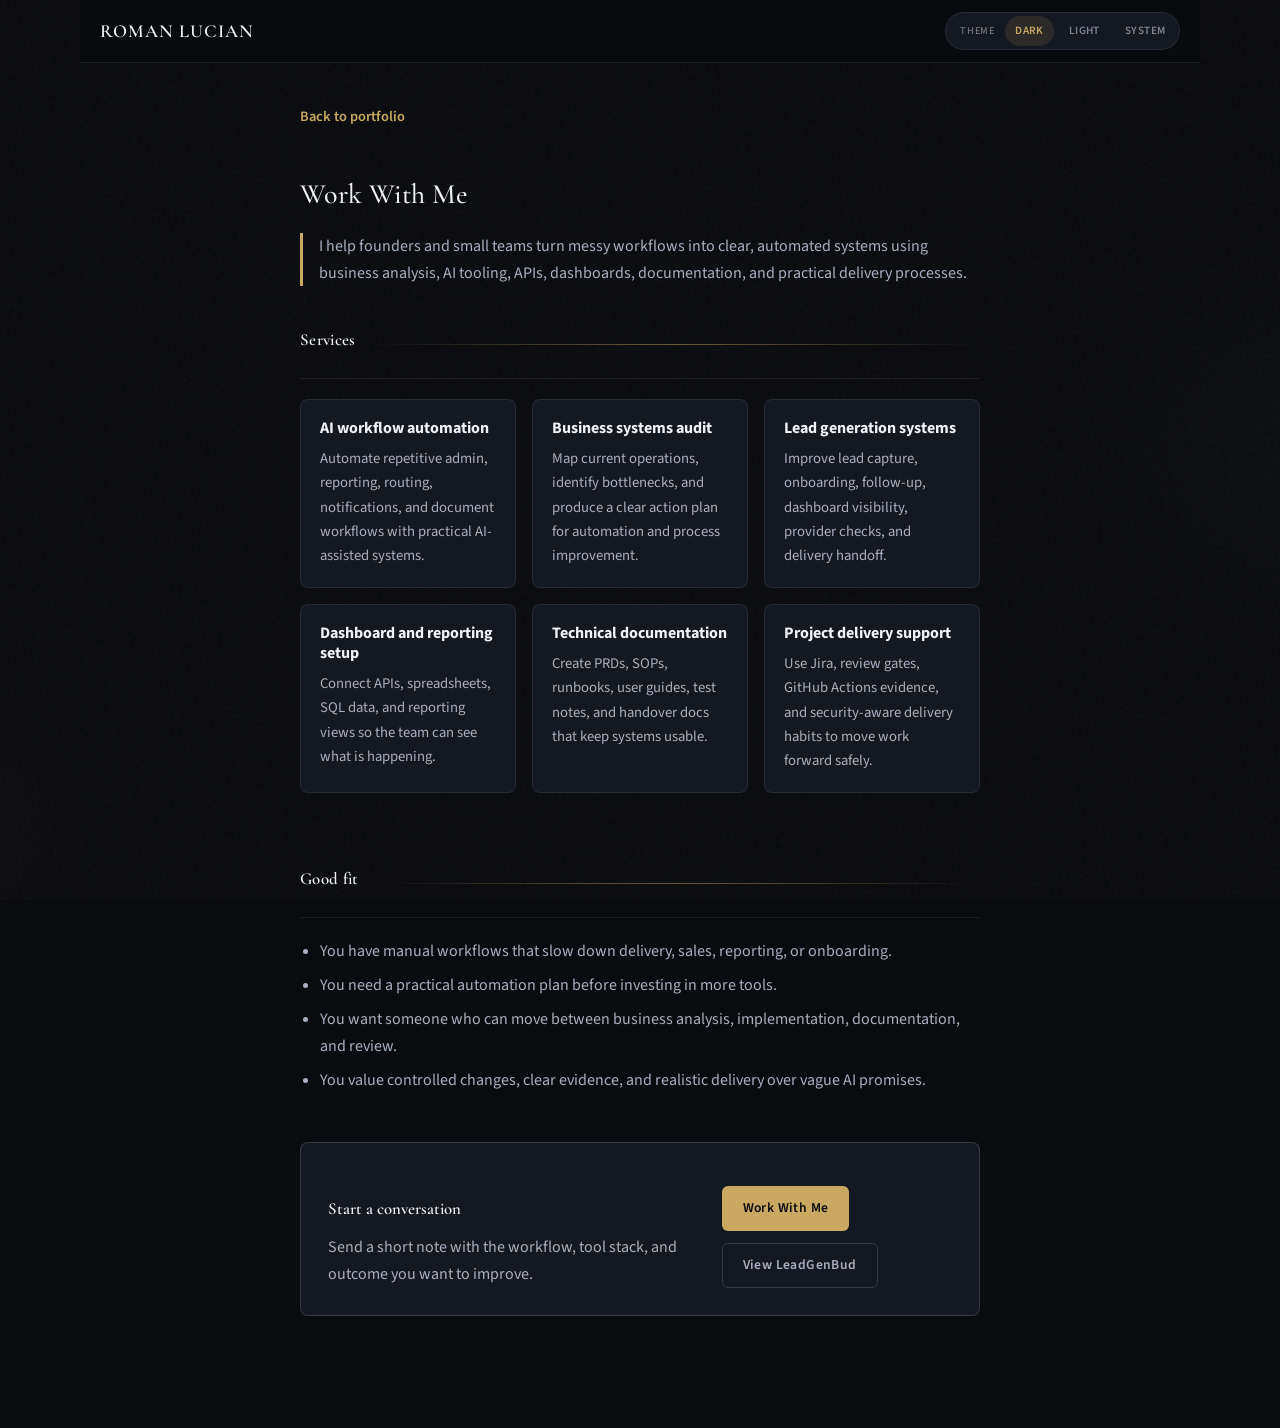
<file: guide.html>
<!DOCTYPE html>
<html lang="en">
<head>
  <meta charset="UTF-8" />
  <meta name="viewport" content="width=device-width, initial-scale=1" />
  <meta name="description" content="Work with Roman Lucian on AI workflow automation, business systems audits, lead generation systems, dashboards, documentation, and delivery support." />
  <title>Work With Me — AI Automation &amp; Business Systems Consultant</title>
  <script>
    if (window.location.hostname === "portefolio-3ooy.onrender.com") {
      window.location.replace("https://portfolio.leadgenbud.com" + window.location.pathname + window.location.search + window.location.hash);
    }
  </script>
  <link rel="preconnect" href="https://fonts.googleapis.com" />
  <link rel="preconnect" href="https://fonts.gstatic.com" crossorigin />
  <link href="https://fonts.googleapis.com/css2?family=Cormorant+Garamond:ital,wght@0,500;0,600;0,700;1,500&family=Source+Sans+3:ital,wght@0,400;0,600;0,700;1,400&display=swap" rel="stylesheet" />
  <link rel="stylesheet" href="static/style.css" />
  <script>
    (function () {
      var k = "portfolio-theme";
      var t = localStorage.getItem(k) || "dark";
      if (t === "auto") {
        t = window.matchMedia("(prefers-color-scheme: dark)").matches ? "dark" : "light";
      }
      document.documentElement.setAttribute("data-theme", t);
    })();
  </script>
  <script src="static/theme.js" defer></script>
</head>
<body class="guide-page">
  <div class="bg-ambient" aria-hidden="true"></div>

  <header class="top-bar">
    <a class="brand-mark" href="index.html">Roman Lucian</a>
    <div class="theme-group" role="group" aria-label="Theme">
      <span aria-hidden="true">Theme</span>
      <button type="button" class="theme-btn" data-theme-btn="dark" aria-pressed="true">Dark</button>
      <button type="button" class="theme-btn" data-theme-btn="light" aria-pressed="false">Light</button>
      <button type="button" class="theme-btn" data-theme-btn="auto" aria-pressed="false">System</button>
    </div>
  </header>

  <div class="wrap">
    <a class="back" href="index.html">Back to portfolio</a>
    <h1>Work With Me</h1>
    <p class="warn">I help founders and small teams turn messy workflows into clear, automated systems using business analysis, AI tooling, APIs, dashboards, documentation, and practical delivery processes.</p>

    <section class="section" aria-labelledby="services-heading">
      <div class="section-head">
        <h2 id="services-heading">Services</h2>
        <div class="section-line" aria-hidden="true"></div>
      </div>
      <div class="service-grid">
        <div class="service-card">
          <h3>AI workflow automation</h3>
          <p>Automate repetitive admin, reporting, routing, notifications, and document workflows with practical AI-assisted systems.</p>
        </div>
        <div class="service-card">
          <h3>Business systems audit</h3>
          <p>Map current operations, identify bottlenecks, and produce a clear action plan for automation and process improvement.</p>
        </div>
        <div class="service-card">
          <h3>Lead generation systems</h3>
          <p>Improve lead capture, onboarding, follow-up, dashboard visibility, provider checks, and delivery handoff.</p>
        </div>
        <div class="service-card">
          <h3>Dashboard and reporting setup</h3>
          <p>Connect APIs, spreadsheets, SQL data, and reporting views so the team can see what is happening.</p>
        </div>
        <div class="service-card">
          <h3>Technical documentation</h3>
          <p>Create PRDs, SOPs, runbooks, user guides, test notes, and handover docs that keep systems usable.</p>
        </div>
        <div class="service-card">
          <h3>Project delivery support</h3>
          <p>Use Jira, review gates, GitHub Actions evidence, and security-aware delivery habits to move work forward safely.</p>
        </div>
      </div>
    </section>

    <section class="section" aria-labelledby="fit-heading">
      <div class="section-head">
        <h2 id="fit-heading">Good fit</h2>
        <div class="section-line" aria-hidden="true"></div>
      </div>
      <ul>
        <li>You have manual workflows that slow down delivery, sales, reporting, or onboarding.</li>
        <li>You need a practical automation plan before investing in more tools.</li>
        <li>You want someone who can move between business analysis, implementation, documentation, and review.</li>
        <li>You value controlled changes, clear evidence, and realistic delivery over vague AI promises.</li>
      </ul>
    </section>

    <section class="section contact-panel" aria-labelledby="contact-heading">
      <div>
        <h2 id="contact-heading">Start a conversation</h2>
        <p>Send a short note with the workflow, tool stack, and outcome you want to improve.</p>
      </div>
      <div class="feature-actions">
        <a class="btn btn-primary" href="mailto:romanlucian@proton.me?subject=Work%20with%20Roman%20Lucian">Work With Me</a>
        <a class="btn btn-ghost" href="https://www.leadgenbud.com/" target="_blank" rel="noopener noreferrer">View LeadGenBud</a>
      </div>
    </section>
  </div>
</body>
</html>
</file>
<file: static/style.css>
/* Portfolio — sober, refined; theme: dark | light (set via JS + localStorage) */

html[data-theme="dark"] {
  --bg: #0a0b0e;
  --bg-elevated: #101218;
  --surface: #141821;
  --surface-strong: #181e2a;
  --surface-hover: #1a2230;
  --border: rgba(255, 255, 255, 0.08);
  --border-strong: rgba(255, 255, 255, 0.14);
  --text: #f0f2f6;
  --text-secondary: #a8b0c0;
  --muted: #7a8494;
  --accent: #c9a962;
  --accent-2: #6fb7c8;
  --accent-soft: rgba(201, 169, 98, 0.12);
  --accent-glow: rgba(201, 169, 98, 0.25);
  --line: linear-gradient(90deg, transparent, var(--accent), transparent);
  --shadow: 0 24px 48px rgba(0, 0, 0, 0.45);
  --grain: 0.03;
}

html[data-theme="light"] {
  --bg: #f7f5f0;
  --bg-elevated: #ffffff;
  --surface: #ffffff;
  --surface-strong: #fbfaf7;
  --surface-hover: #faf8f4;
  --border: rgba(20, 24, 32, 0.08);
  --border-strong: rgba(20, 24, 32, 0.14);
  --text: #1a1d24;
  --text-secondary: #4a5060;
  --muted: #6b7280;
  --accent: #8b6914;
  --accent-2: #256f7f;
  --accent-soft: rgba(139, 105, 20, 0.1);
  --accent-glow: rgba(139, 105, 20, 0.2);
  --line: linear-gradient(90deg, transparent, var(--accent), transparent);
  --shadow: 0 20px 40px rgba(26, 29, 36, 0.08);
  --grain: 0.02;
}

*,
*::before,
*::after {
  box-sizing: border-box;
}

html {
  scroll-behavior: smooth;
}

body {
  margin: 0;
  font-family: "Source Sans 3", system-ui, -apple-system, sans-serif;
  font-size: 1rem;
  font-weight: 400;
  background: var(--bg);
  color: var(--text);
  line-height: 1.65;
  min-height: 100vh;
  -webkit-font-smoothing: antialiased;
}

/* Ambient background */
.bg-ambient {
  position: fixed;
  inset: 0;
  pointer-events: none;
  z-index: 0;
  overflow: hidden;
}

.bg-ambient::before {
  content: "";
  position: absolute;
  inset: -20%;
  background:
    radial-gradient(ellipse 80% 50% at 50% -20%, var(--accent-soft), transparent 55%),
    radial-gradient(ellipse 60% 40% at 100% 50%, rgba(100, 120, 160, 0.06), transparent 45%),
    radial-gradient(ellipse 50% 35% at 0% 80%, rgba(201, 169, 98, 0.05), transparent 40%);
}

.bg-ambient::after {
  content: "";
  position: absolute;
  inset: 0;
  opacity: var(--grain);
  background-image: url("data:image/svg+xml,%3Csvg viewBox='0 0 256 256' xmlns='http://www.w3.org/2000/svg'%3E%3Cfilter id='n'%3E%3CfeTurbulence type='fractalNoise' baseFrequency='0.9' numOctaves='4' stitchTiles='stitch'/%3E%3C/filter%3E%3Crect width='100%25' height='100%25' filter='url(%23n)'/%3E%3C/svg%3E");
  mix-blend-mode: overlay;
}

/* Top bar */
.top-bar {
  position: sticky;
  top: 0;
  z-index: 50;
  display: flex;
  align-items: center;
  justify-content: space-between;
  gap: 1rem;
  padding: 0.75rem 1.25rem;
  max-width: 1120px;
  margin: 0 auto;
  border-bottom: 1px solid var(--border);
  background: var(--bg);
  background: color-mix(in srgb, var(--bg) 88%, transparent);
  backdrop-filter: blur(12px);
  -webkit-backdrop-filter: blur(12px);
}

.brand-mark {
  font-family: "Cormorant Garamond", Georgia, serif;
  font-size: 1.15rem;
  font-weight: 600;
  letter-spacing: 0.06em;
  text-transform: uppercase;
  color: var(--text);
  text-decoration: none;
}

.theme-group {
  display: flex;
  align-items: center;
  gap: 0.25rem;
  padding: 0.2rem;
  border-radius: 999px;
  border: 1px solid var(--border);
  background: var(--surface);
}

.theme-group span[aria-hidden="true"] {
  font-size: 0.65rem;
  text-transform: uppercase;
  letter-spacing: 0.08em;
  color: var(--muted);
  padding: 0 0.35rem 0 0.65rem;
}

.theme-btn {
  font-family: inherit;
  font-size: 0.7rem;
  font-weight: 600;
  letter-spacing: 0.04em;
  text-transform: uppercase;
  padding: 0.45rem 0.65rem;
  border: none;
  border-radius: 999px;
  background: transparent;
  color: var(--muted);
  cursor: pointer;
  transition: color 0.2s, background 0.2s;
}

.theme-btn:hover {
  color: var(--text);
}

.theme-btn.is-active {
  background: var(--accent-soft);
  color: var(--accent);
}

.wrap {
  position: relative;
  z-index: 1;
  max-width: 1120px;
  margin: 0 auto;
  padding: 2.5rem 1.25rem 4rem;
}

/* Hero */
.hero {
  margin-bottom: 3.5rem;
  padding-bottom: 2.5rem;
  border-bottom: 1px solid var(--border);
}

.hero-inner {
  max-width: 800px;
}

.hero-eyebrow {
  font-size: 0.7rem;
  font-weight: 600;
  letter-spacing: 0.2em;
  text-transform: uppercase;
  color: var(--accent);
  margin-bottom: 0.75rem;
}

.hero h1 {
  font-family: "Cormorant Garamond", Georgia, serif;
  font-size: clamp(2.25rem, 5vw, 3.25rem);
  font-weight: 500;
  line-height: 1.12;
  margin: 0 0 0.5rem;
  letter-spacing: -0.02em;
}

.hero-role {
  font-size: clamp(1.1rem, 2vw, 1.28rem);
  color: var(--text-secondary);
  font-weight: 500;
  margin: 0 0 0.75rem;
}

.hero-value {
  max-width: 740px;
  margin: 0 0 1.35rem;
  color: var(--text-secondary);
  font-size: 1rem;
}

.hero-meta {
  display: flex;
  flex-wrap: wrap;
  gap: 0.75rem 1.5rem;
  font-size: 0.9rem;
  color: var(--muted);
  margin-bottom: 1.25rem;
}

.hero-meta span {
  display: inline-flex;
  align-items: center;
  gap: 0.4rem;
}

.status-pill {
  display: inline-flex;
  align-items: center;
  gap: 0.45rem;
  font-size: 0.8rem;
  font-weight: 600;
  letter-spacing: 0.02em;
  color: var(--text-secondary);
  padding: 0.35rem 0.75rem;
  border-radius: 999px;
  border: 1px solid var(--border-strong);
  background: var(--surface);
}

.status-pill::before {
  content: "";
  width: 6px;
  height: 6px;
  border-radius: 50%;
  background: #3d9a5c;
  box-shadow: 0 0 8px rgba(61, 154, 92, 0.6);
}

.hero-actions {
  display: flex;
  flex-wrap: wrap;
  gap: 0.75rem;
  align-items: center;
}

.proof-strip {
  display: grid;
  gap: 0.85rem;
  margin-top: -1.5rem;
}

@media (min-width: 760px) {
  .proof-strip {
    grid-template-columns: repeat(3, minmax(0, 1fr));
  }
}

.proof-strip div,
.path-card,
.preview-card {
  border: 1px solid var(--border);
  border-radius: 8px;
  background: var(--surface);
}

.proof-strip div {
  padding: 1rem 1.1rem;
}

.proof-strip strong {
  display: block;
  color: var(--accent);
  font-family: "Cormorant Garamond", Georgia, serif;
  font-size: 1.35rem;
  line-height: 1.1;
  margin-bottom: 0.35rem;
}

.proof-strip span {
  display: block;
  color: var(--text-secondary);
  font-size: 0.9rem;
  line-height: 1.45;
}

.btn {
  display: inline-flex;
  align-items: center;
  justify-content: center;
  gap: 0.5rem;
  font-family: inherit;
  font-size: 0.85rem;
  font-weight: 600;
  letter-spacing: 0.03em;
  padding: 0.65rem 1.25rem;
  border-radius: 6px;
  text-decoration: none;
  transition: background 0.2s, border-color 0.2s, color 0.2s;
}

.btn-primary {
  background: var(--accent);
  color: var(--bg);
  border: 1px solid transparent;
}

html[data-theme="light"] .btn-primary {
  color: #fff;
}

.btn-primary:hover {
  filter: brightness(1.08);
}

.btn-ghost {
  background: transparent;
  color: var(--text-secondary);
  border: 1px solid var(--border-strong);
}

.btn-ghost:hover {
  border-color: var(--accent);
  color: var(--accent);
}

/* Section */
.section {
  margin-bottom: 3rem;
}

.feature-section {
  margin-top: -0.5rem;
}

.section-head {
  display: flex;
  align-items: baseline;
  gap: 1rem;
  margin-bottom: 1.25rem;
  padding-bottom: 0.75rem;
  border-bottom: 1px solid var(--border);
}

.section-head h2 {
  font-family: "Cormorant Garamond", Georgia, serif;
  font-size: 1.5rem;
  font-weight: 500;
  margin: 0;
  letter-spacing: 0.02em;
  color: var(--text);
}

.section-line {
  flex: 1;
  height: 1px;
  background: var(--line);
  opacity: 0.5;
  min-width: 2rem;
}

.prose {
  color: var(--text-secondary);
  font-size: 0.98rem;
  max-width: 68ch;
}

.prose p {
  margin: 0 0 1rem;
}

.prose p:last-child {
  margin-bottom: 0;
}

.service-grid,
.capability-grid,
.case-grid,
.process-grid,
.path-grid,
.preview-grid {
  display: grid;
  gap: 1rem;
}

@media (min-width: 760px) {
  .service-grid,
  .capability-grid,
  .case-grid,
  .path-grid {
    grid-template-columns: repeat(2, minmax(0, 1fr));
  }
}

@media (min-width: 1040px) {
  .service-grid {
    grid-template-columns: repeat(3, minmax(0, 1fr));
  }

  .case-grid {
    grid-template-columns: repeat(3, minmax(0, 1fr));
  }

  .preview-grid {
    grid-template-columns: repeat(3, minmax(0, 1fr));
  }
}

.service-card,
.capability-card,
.case-card,
.process-grid div {
  border: 1px solid var(--border);
  border-radius: 8px;
  background: var(--surface);
  padding: 1.15rem 1.2rem;
}

.service-card h3,
.capability-card h3,
.case-card h3 {
  margin: 0 0 0.55rem;
  color: var(--text);
  font-size: 1rem;
  line-height: 1.25;
}

.service-card p,
.capability-card p,
.process-grid p {
  margin: 0;
  color: var(--text-secondary);
  font-size: 0.92rem;
}

.path-card,
.preview-card {
  padding: 1.2rem;
}

.path-card h3,
.preview-card h3 {
  margin: 0.25rem 0 0.6rem;
  color: var(--text);
  font-size: 1.05rem;
  line-height: 1.2;
}

.path-card p,
.preview-card p {
  margin: 0 0 1rem;
  color: var(--text-secondary);
  font-size: 0.92rem;
}

.feature-panel {
  display: grid;
  gap: 1.25rem;
  padding: clamp(1.25rem, 3vw, 1.8rem);
  border: 1px solid var(--border-strong);
  border-radius: 10px;
  background:
    linear-gradient(135deg, var(--accent-soft), transparent 42%),
    linear-gradient(180deg, var(--surface-strong), var(--surface));
  box-shadow: var(--shadow);
}

.feature-grid {
  grid-template-columns: 1fr;
}

@media (min-width: 820px) {
  .feature-grid {
    grid-template-columns: repeat(2, minmax(0, 1fr));
  }
}

.feature-panel h3 {
  font-family: "Cormorant Garamond", Georgia, serif;
  font-size: clamp(1.55rem, 3vw, 2rem);
  line-height: 1.1;
  font-weight: 600;
  margin: 0.15rem 0 0.6rem;
}

.feature-panel p {
  max-width: 72ch;
  margin: 0;
  color: var(--text-secondary);
}

.feature-actions {
  display: flex;
  flex-wrap: wrap;
  gap: 0.75rem;
  margin-top: 1rem;
}

.case-card dl {
  display: grid;
  gap: 0.75rem;
  margin: 0;
}

.case-card div {
  display: grid;
  gap: 0.2rem;
}

.case-card dt {
  color: var(--accent);
  font-size: 0.68rem;
  font-weight: 700;
  letter-spacing: 0.12em;
  text-transform: uppercase;
}

.case-card dd {
  margin: 0;
  color: var(--text-secondary);
  font-size: 0.88rem;
  line-height: 1.5;
}

.case-table {
  display: grid;
  gap: 0.55rem;
  margin-bottom: 1rem;
}

.case-row {
  display: grid;
  gap: 0.65rem;
  padding: 1rem;
  border: 1px solid var(--border);
  border-radius: 8px;
  background: var(--surface);
}

.case-row span,
.case-row strong {
  color: var(--text-secondary);
  font-size: 0.9rem;
  line-height: 1.45;
}

.case-row strong {
  color: var(--text);
}

.case-header {
  display: none;
}

@media (min-width: 900px) {
  .case-row {
    grid-template-columns: 0.85fr 1.2fr 1.35fr 1.2fr;
    align-items: start;
  }

  .case-header {
    display: grid;
    background: transparent;
    border-color: var(--border-strong);
  }

  .case-header span {
    color: var(--accent);
    font-size: 0.68rem;
    font-weight: 700;
    letter-spacing: 0.12em;
    text-transform: uppercase;
  }
}

.preview-window {
  margin-bottom: 1rem;
  border: 1px solid var(--border-strong);
  border-radius: 8px;
  background: var(--surface-strong);
  overflow: hidden;
  aspect-ratio: 16 / 9;
}

.preview-window img {
  display: block;
  width: 100%;
  height: 100%;
  object-fit: cover;
}

.process-grid {
  grid-template-columns: 1fr;
}

@media (min-width: 820px) {
  .process-grid {
    grid-template-columns: repeat(4, minmax(0, 1fr));
  }
}

.process-grid span {
  display: block;
  color: var(--accent);
  font-family: ui-monospace, monospace;
  font-size: 0.78rem;
  margin-bottom: 0.5rem;
}

.contact-panel {
  display: flex;
  align-items: center;
  justify-content: space-between;
  gap: 1.25rem;
  padding: clamp(1.25rem, 3vw, 1.7rem);
  border: 1px solid var(--border-strong);
  border-radius: 8px;
  background: var(--surface);
}

.contact-panel h2 {
  margin: 0 0 0.35rem;
  font-family: "Cormorant Garamond", Georgia, serif;
  font-size: 1.45rem;
}

.contact-panel p {
  margin: 0;
  color: var(--text-secondary);
  max-width: 60ch;
}

@media (max-width: 760px) {
  .contact-panel {
    display: block;
  }
}

/* Capability tags */
.tag-grid {
  display: flex;
  flex-wrap: wrap;
  gap: 0.5rem;
}

.tag {
  font-size: 0.78rem;
  font-weight: 500;
  letter-spacing: 0.02em;
  padding: 0.4rem 0.75rem;
  border-radius: 6px;
  border: 1px solid var(--border);
  background: var(--surface);
  color: var(--text-secondary);
}

/* Timeline */
.timeline {
  display: flex;
  flex-direction: column;
  gap: 2rem;
}

.timeline-block {
  position: relative;
  padding-left: 1.25rem;
  border-left: 2px solid var(--border-strong);
}

.timeline-block::before {
  content: "";
  position: absolute;
  left: -5px;
  top: 0.35rem;
  width: 8px;
  height: 8px;
  border-radius: 50%;
  background: var(--accent);
  box-shadow: 0 0 0 3px var(--bg);
}

.timeline-title {
  font-weight: 700;
  font-size: 1.05rem;
  color: var(--text);
  margin: 0 0 0.25rem;
}

.timeline-meta {
  font-size: 0.82rem;
  color: var(--muted);
  margin-bottom: 0.75rem;
}

.timeline ul {
  margin: 0;
  padding-left: 1.1rem;
  color: var(--text-secondary);
  font-size: 0.92rem;
}

.timeline li {
  margin-bottom: 0.5rem;
}

.timeline li:last-child {
  margin-bottom: 0;
}

.subheading {
  font-size: 0.85rem;
  font-weight: 700;
  letter-spacing: 0.06em;
  text-transform: uppercase;
  color: var(--muted);
  margin: 1.5rem 0 0.75rem;
}

.subheading:first-of-type {
  margin-top: 0;
}

/* Achievements */
.check-list {
  list-style: none;
  padding: 0;
  margin: 0;
}

.check-list li {
  position: relative;
  padding-left: 1.5rem;
  margin-bottom: 0.65rem;
  color: var(--text-secondary);
  font-size: 0.92rem;
}

.compact-list {
  margin-top: 1rem;
}

.compact-list li {
  font-size: 0.88rem;
}

.check-list li::before {
  content: "";
  position: absolute;
  left: 0;
  top: 0.45rem;
  width: 6px;
  height: 6px;
  border-radius: 1px;
  background: var(--accent);
  transform: rotate(45deg);
}

/* Project cards */
.cards {
  display: grid;
  gap: 1rem;
}

@media (min-width: 700px) {
  .cards {
    grid-template-columns: repeat(2, 1fr);
  }
}

@media (min-width: 1000px) {
  .cards.cols-3 {
    grid-template-columns: repeat(3, 1fr);
  }
}

.card {
  display: block;
  background: var(--surface);
  border: 1px solid var(--border);
  border-radius: 8px;
  padding: 1.35rem 1.4rem;
  text-decoration: none;
  color: inherit;
  min-height: 100%;
  transition: background 0.25s, border-color 0.25s, box-shadow 0.25s, transform 0.25s;
}

.card:hover {
  border-color: var(--border-strong);
  background: var(--surface-hover);
  box-shadow: var(--shadow);
  transform: translateY(-3px);
}

.card-featured {
  border-color: color-mix(in srgb, var(--accent) 40%, var(--border));
  background:
    linear-gradient(155deg, var(--accent-soft), transparent 55%),
    var(--surface);
}

.card-featured .card-title {
  color: var(--accent);
}

.card-kicker {
  font-size: 0.65rem;
  font-weight: 700;
  letter-spacing: 0.14em;
  text-transform: uppercase;
  color: var(--accent);
  margin-bottom: 0.5rem;
}

.card-title {
  font-family: "Cormorant Garamond", Georgia, serif;
  font-size: 1.2rem;
  font-weight: 600;
  margin: 0 0 0.35rem;
  color: var(--text);
}

.card-url {
  font-size: 0.75rem;
  font-family: ui-monospace, monospace;
  color: var(--muted);
  word-break: break-all;
  margin-bottom: 0.6rem;
}

.card-desc {
  font-size: 0.88rem;
  color: var(--text-secondary);
  margin: 0;
  line-height: 1.5;
}

/* Tech strip */
.tech-strip {
  display: flex;
  flex-wrap: wrap;
  gap: 0.45rem;
}

.tech-strip .tag {
  font-family: ui-monospace, monospace;
  font-size: 0.72rem;
}

/* Two columns */
.grid-2 {
  display: grid;
  gap: 2rem;
}

@media (min-width: 640px) {
  .grid-2 {
    grid-template-columns: 1fr 1fr;
  }
}

.edu-card,
.lang-card {
  padding: 1.25rem;
  border-radius: 10px;
  border: 1px solid var(--border);
  background: var(--surface);
}

.edu-card h3,
.lang-card h3 {
  font-size: 0.8rem;
  font-weight: 700;
  letter-spacing: 0.06em;
  text-transform: uppercase;
  color: var(--muted);
  margin: 0 0 0.75rem;
}

.edu-card p,
.lang-card p {
  margin: 0;
  font-size: 0.92rem;
  color: var(--text-secondary);
}

.lang-card ul {
  margin: 0;
  padding-left: 1.1rem;
  color: var(--text-secondary);
  font-size: 0.92rem;
}

.note {
  font-size: 0.88rem;
  color: var(--muted);
  padding: 1rem 1.15rem;
  border-radius: 8px;
  border-left: 3px solid var(--accent);
  background: var(--accent-soft);
}

footer.site-footer {
  margin-top: 3.5rem;
  padding-top: 2rem;
  border-top: 1px solid var(--border);
  text-align: center;
  font-size: 0.82rem;
  color: var(--muted);
}

footer.site-footer a {
  color: var(--accent);
  text-decoration: none;
}

footer.site-footer a:hover {
  text-decoration: underline;
}

.visually-hidden {
  position: absolute;
  width: 1px;
  height: 1px;
  padding: 0;
  margin: -1px;
  overflow: hidden;
  clip: rect(0, 0, 0, 0);
  white-space: nowrap;
  border: 0;
}

/* Guide page */
.guide-page .wrap {
  max-width: 720px;
}

.guide-page h1 {
  font-family: "Cormorant Garamond", Georgia, serif;
  font-size: 1.75rem;
  font-weight: 500;
  margin-bottom: 1rem;
}

.guide-page h2 {
  font-size: 1.05rem;
  font-weight: 600;
  margin: 1.5rem 0 0.75rem;
  color: var(--text);
}

.guide-page ul {
  padding-left: 1.25rem;
  color: var(--text-secondary);
}

.guide-page li {
  margin-bottom: 0.5rem;
}

.warn {
  border-left: 3px solid var(--accent);
  padding-left: 1rem;
  margin: 1rem 0;
  color: var(--text-secondary);
}

.back {
  display: inline-block;
  margin-bottom: 1.5rem;
  color: var(--accent);
  text-decoration: none;
  font-size: 0.9rem;
  font-weight: 600;
}

.back:hover {
  text-decoration: underline;
}
</file>
